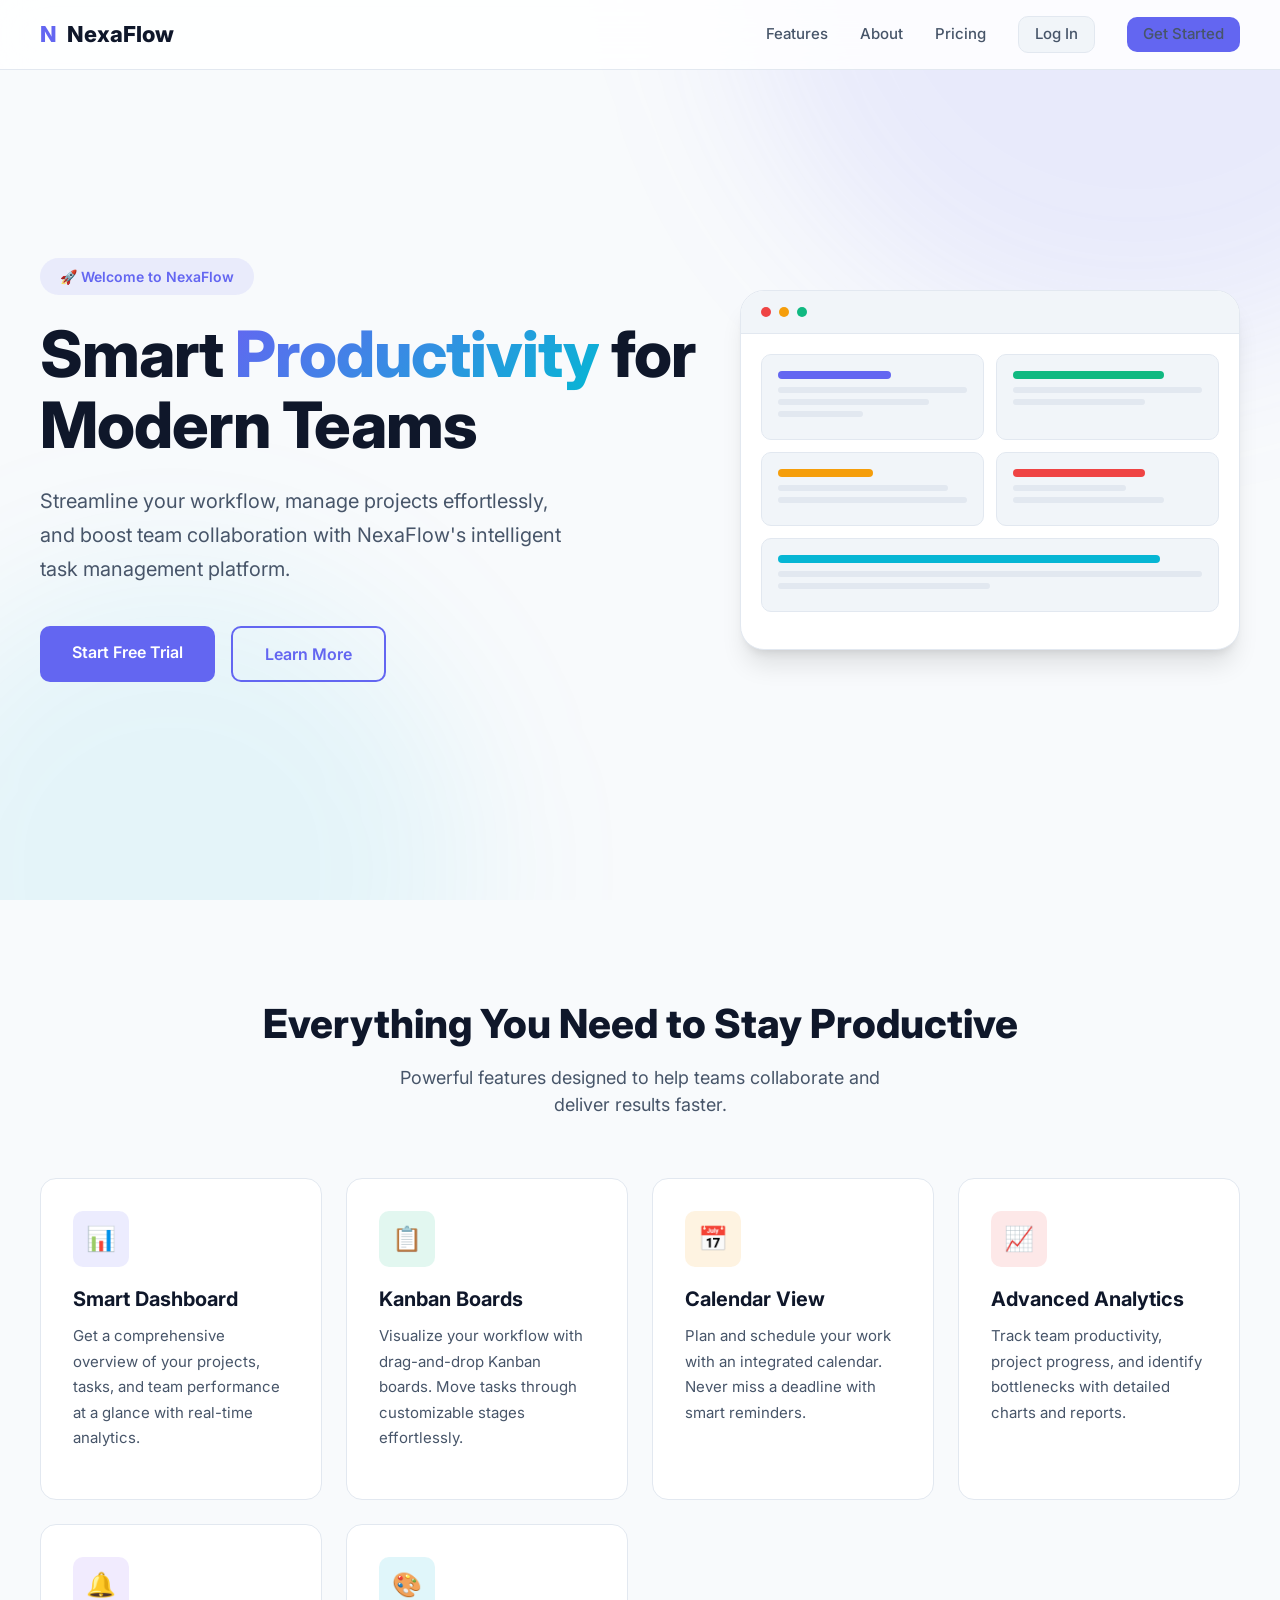
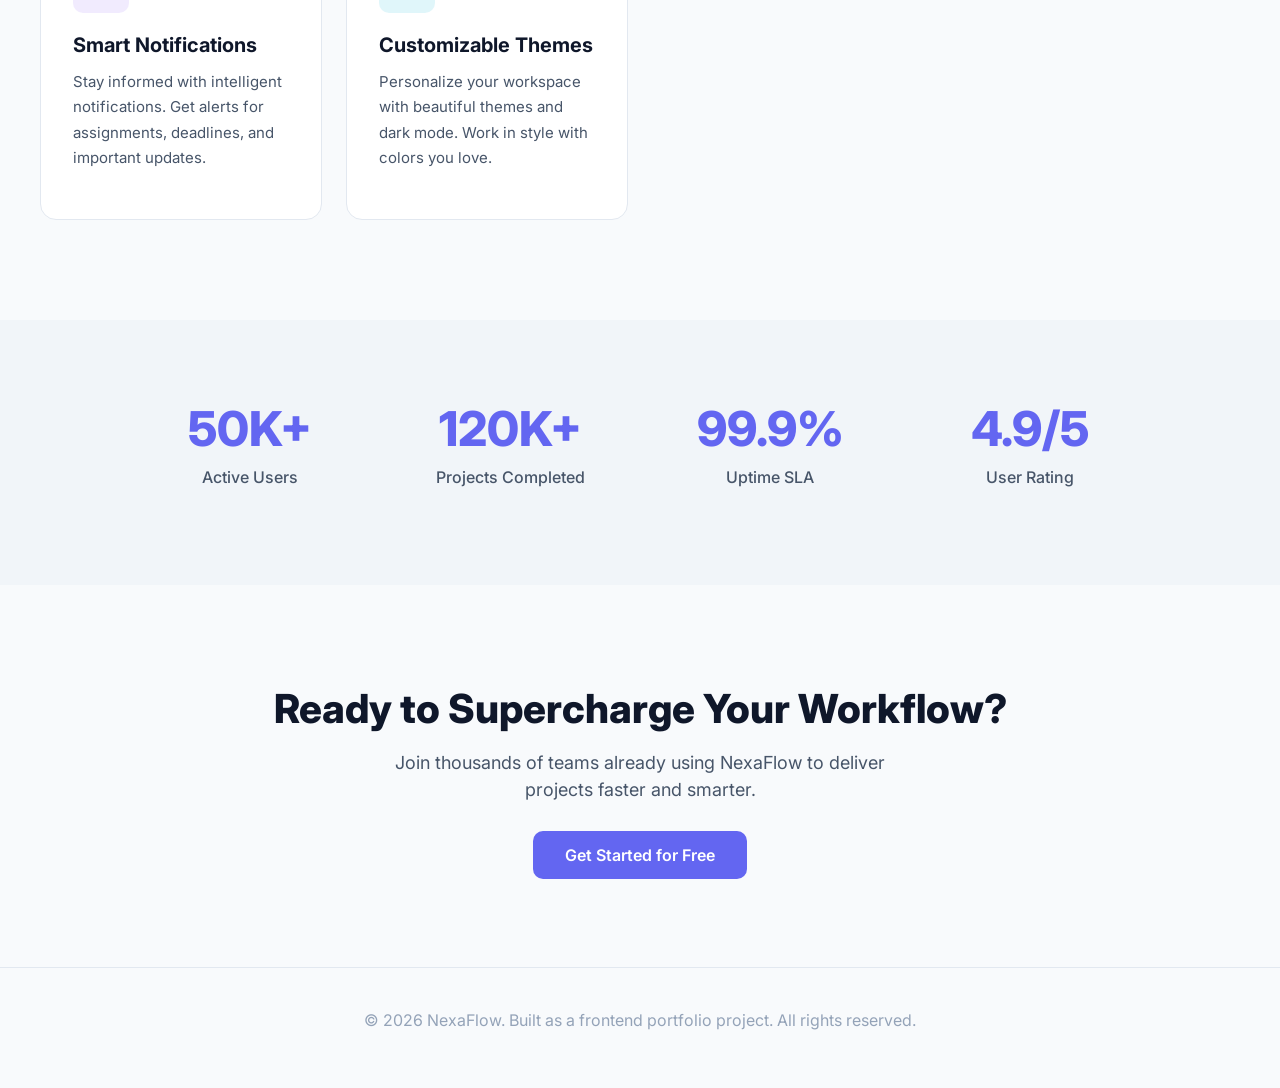
<file: NexaFlow/index.html>
<!DOCTYPE html>
<html lang="en">
<head>
  <meta charset="UTF-8">
  <meta name="viewport" content="width=device-width, initial-scale=1.0">
  <title>NexaFlow - Smart Productivity & Workflow Management</title>
  <link href="https://cdn.jsdelivr.net/npm/bootstrap@5.3.3/dist/css/bootstrap.min.css" rel="stylesheet">
  <link rel="stylesheet" href="css/styles.css">
</head>
<body>

  <nav class="landing-nav">
    <div class="logo">
      <div class="logo-icon">N</div>
      <span>NexaFlow</span>
    </div>
    <div class="nav-links">
      <a href="#features">Features</a>
      <a href="#stats">About</a>
      <a href="#cta">Pricing</a>
      <a href="login.html" class="btn-secondary btn-sm">Log In</a>
      <a href="register.html" class="btn-primary btn-sm">Get Started</a>
    </div>
  </nav>

  <section class="hero-section">
    <div class="hero-content">
      <div class="hero-badge">🚀 Welcome to NexaFlow</div>
      <h1>Smart <span class="gradient-text">Productivity</span> for Modern Teams</h1>
      <p>Streamline your workflow, manage projects effortlessly, and boost team collaboration with NexaFlow's intelligent task management platform.</p>
      <div class="hero-buttons">
        <a href="register.html" class="btn-primary btn-lg">Start Free Trial</a>
        <a href="#features" class="btn-outline btn-lg">Learn More</a>
      </div>
    </div>
    <div class="hero-visual">
      <div class="hero-mockup">
        <div class="mockup-header">
          <div class="dot"></div>
          <div class="dot"></div>
          <div class="dot"></div>
        </div>
        <div class="mockup-body">
          <div class="mock-row">
            <div class="mock-card">
              <div class="mock-bar" style="background:#6366f1;width:60%"></div>
              <div class="mock-line"></div>
              <div class="mock-line" style="width:80%"></div>
              <div class="mock-line" style="width:45%"></div>
            </div>
            <div class="mock-card">
              <div class="mock-bar" style="background:#10b981;width:80%"></div>
              <div class="mock-line"></div>
              <div class="mock-line" style="width:70%"></div>
            </div>
          </div>
          <div class="mock-row">
            <div class="mock-card">
              <div class="mock-bar" style="background:#f59e0b;width:50%"></div>
              <div class="mock-line" style="width:90%"></div>
              <div class="mock-line"></div>
            </div>
            <div class="mock-card">
              <div class="mock-bar" style="background:#ef4444;width:70%"></div>
              <div class="mock-line" style="width:60%"></div>
              <div class="mock-line" style="width:80%"></div>
            </div>
          </div>
          <div class="mock-row">
            <div class="mock-card">
              <div class="mock-bar" style="background:#06b6d4;width:90%"></div>
              <div class="mock-line"></div>
              <div class="mock-line" style="width:50%"></div>
            </div>
          </div>
        </div>
      </div>
    </div>
  </section>

  <section class="features-section" id="features">
    <h2>Everything You Need to <span class="gradient-text">Stay Productive</span></h2>
    <p class="section-subtitle">Powerful features designed to help teams collaborate and deliver results faster.</p>
    <div class="features-grid">
      <div class="feature-card animate-in">
        <div class="feature-icon" style="background:rgba(99,102,241,0.12);color:#6366f1">📊</div>
        <h3>Smart Dashboard</h3>
        <p>Get a comprehensive overview of your projects, tasks, and team performance at a glance with real-time analytics.</p>
      </div>
      <div class="feature-card animate-in">
        <div class="feature-icon" style="background:rgba(16,185,129,0.12);color:#10b981">📋</div>
        <h3>Kanban Boards</h3>
        <p>Visualize your workflow with drag-and-drop Kanban boards. Move tasks through customizable stages effortlessly.</p>
      </div>
      <div class="feature-card animate-in">
        <div class="feature-icon" style="background:rgba(245,158,11,0.12);color:#f59e0b">📅</div>
        <h3>Calendar View</h3>
        <p>Plan and schedule your work with an integrated calendar. Never miss a deadline with smart reminders.</p>
      </div>
      <div class="feature-card animate-in">
        <div class="feature-icon" style="background:rgba(239,68,68,0.12);color:#ef4444">📈</div>
        <h3>Advanced Analytics</h3>
        <p>Track team productivity, project progress, and identify bottlenecks with detailed charts and reports.</p>
      </div>
      <div class="feature-card animate-in">
        <div class="feature-icon" style="background:rgba(139,92,246,0.12);color:#8b5cf6">🔔</div>
        <h3>Smart Notifications</h3>
        <p>Stay informed with intelligent notifications. Get alerts for assignments, deadlines, and important updates.</p>
      </div>
      <div class="feature-card animate-in">
        <div class="feature-icon" style="background:rgba(6,182,212,0.12);color:#06b6d4">🎨</div>
        <h3>Customizable Themes</h3>
        <p>Personalize your workspace with beautiful themes and dark mode. Work in style with colors you love.</p>
      </div>
    </div>
  </section>

  <section class="stats-section" id="stats">
    <div class="stats-grid">
      <div class="stat">
        <h3>50K+</h3>
        <p>Active Users</p>
      </div>
      <div class="stat">
        <h3>120K+</h3>
        <p>Projects Completed</p>
      </div>
      <div class="stat">
        <h3>99.9%</h3>
        <p>Uptime SLA</p>
      </div>
      <div class="stat">
        <h3>4.9/5</h3>
        <p>User Rating</p>
      </div>
    </div>
  </section>

  <section class="cta-section" id="cta">
    <h2>Ready to Supercharge Your Workflow?</h2>
    <p>Join thousands of teams already using NexaFlow to deliver projects faster and smarter.</p>
    <a href="register.html" class="btn-primary btn-lg">Get Started for Free</a>
  </section>

  <footer class="landing-footer">
    <p>© 2026 NexaFlow. Built as a frontend portfolio project. All rights reserved.</p>
  </footer>

  <script src="js/app.js"></script>
  <script src="https://cdn.jsdelivr.net/npm/bootstrap@5.3.3/dist/js/bootstrap.bundle.min.js"></script>
</body>
</html>
</file>
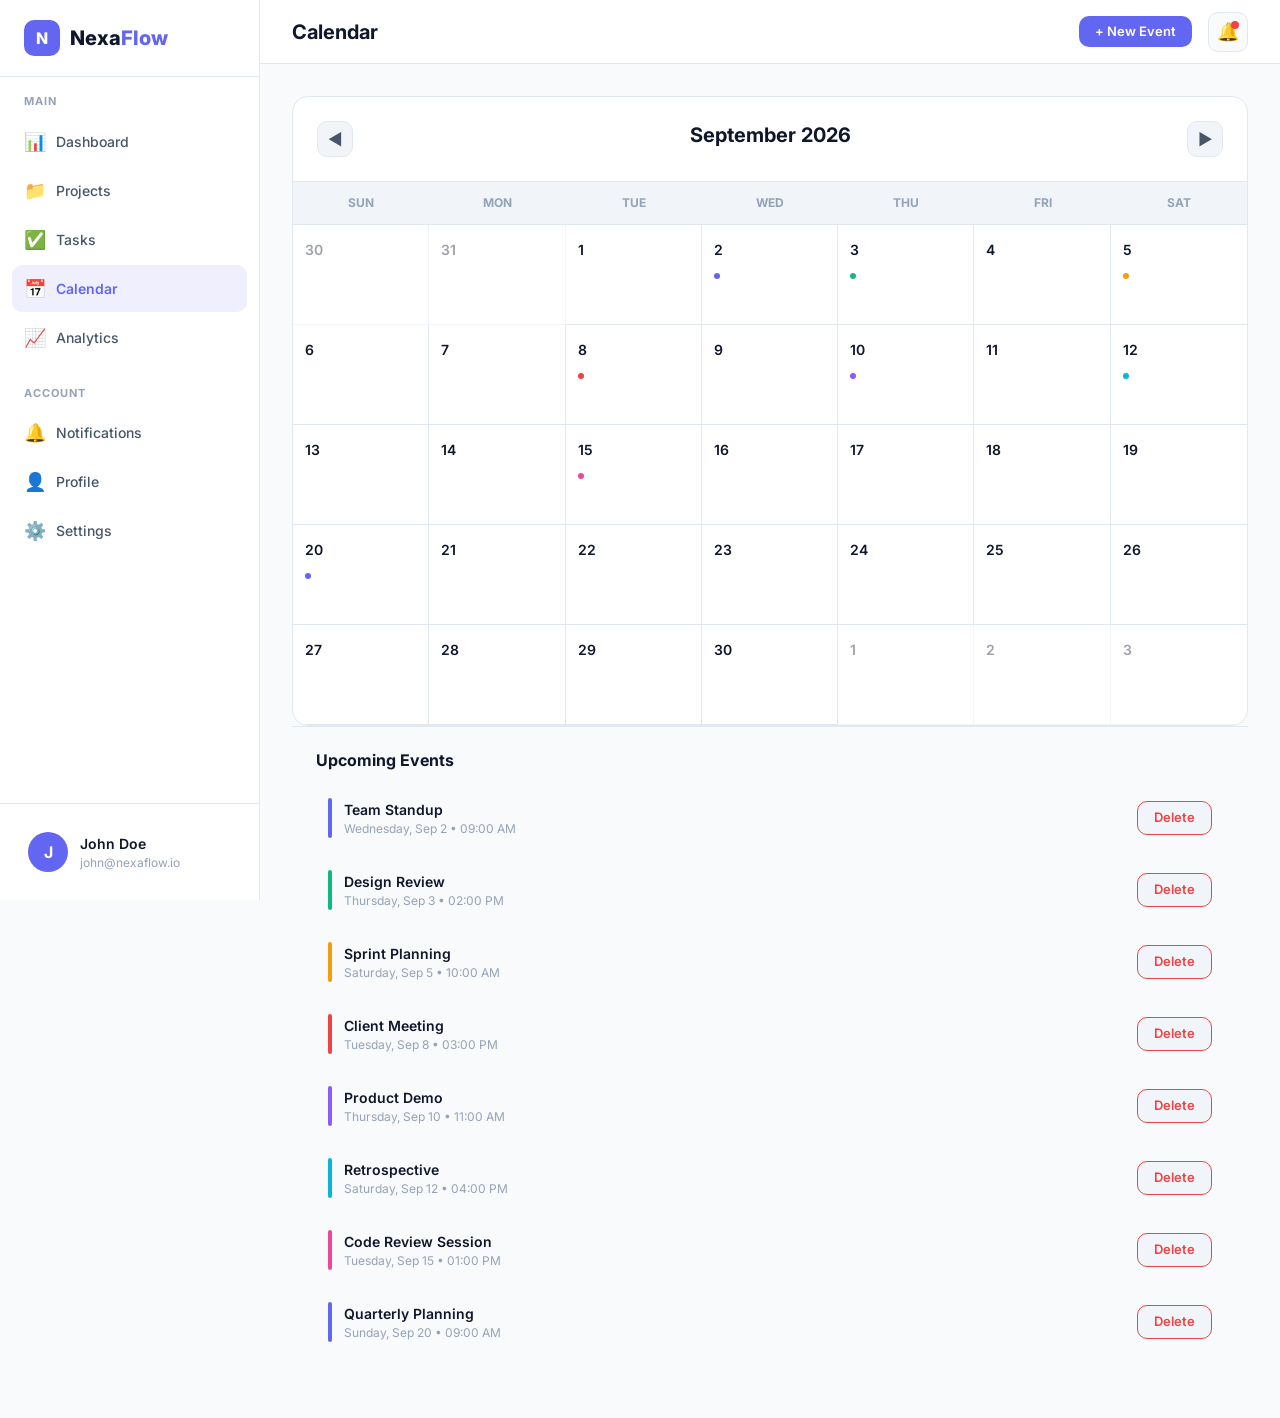
<file: NexaFlow/calendar.html>
<!DOCTYPE html>
<html lang="en">
<head>
  <meta charset="UTF-8">
  <meta name="viewport" content="width=device-width, initial-scale=1.0">
  <title>Calendar - NexaFlow</title>
  <link href="https://cdn.jsdelivr.net/npm/bootstrap@5.3.3/dist/css/bootstrap.min.css" rel="stylesheet">
  <link rel="stylesheet" href="css/styles.css">
</head>
<body data-page="calendar">
  <div class="app-layout">
    <aside class="sidebar" id="sidebar">
      <div class="sidebar-header"><div class="logo-icon">N</div><div class="logo-text">Nexa<span>Flow</span></div></div>
      <nav class="sidebar-nav">
        <div class="nav-section">
          <div class="nav-section-title">Main</div>
          <div class="nav-item"><a href="dashboard.html" class="nav-link" data-page="dashboard"><span class="nav-icon">📊</span> Dashboard</a></div>
          <div class="nav-item"><a href="projects.html" class="nav-link" data-page="projects"><span class="nav-icon">📁</span> Projects</a></div>
          <div class="nav-item"><a href="tasks.html" class="nav-link" data-page="tasks"><span class="nav-icon">✅</span> Tasks</a></div>
          <div class="nav-item"><a href="calendar.html" class="nav-link active" data-page="calendar"><span class="nav-icon">📅</span> Calendar</a></div>
          <div class="nav-item"><a href="analytics.html" class="nav-link" data-page="analytics"><span class="nav-icon">📈</span> Analytics</a></div>
        </div>
        <div class="nav-section">
          <div class="nav-section-title">Account</div>
          <div class="nav-item"><a href="notifications.html" class="nav-link" data-page="notifications"><span class="nav-icon">🔔</span> Notifications <span class="nav-badge notif-badge-count">3</span></a></div>
          <div class="nav-item"><a href="profile.html" class="nav-link" data-page="profile"><span class="nav-icon">👤</span> Profile</a></div>
          <div class="nav-item"><a href="settings.html" class="nav-link" data-page="settings"><span class="nav-icon">⚙️</span> Settings</a></div>
        </div>
      </nav>
      <div class="sidebar-footer">
        <div class="user-card" onclick="location.href='profile.html'">
          <div class="avatar" id="sidebarUserAvatar">J</div>
          <div class="user-info"><div class="user-name" id="sidebarUserName">John Doe</div><div class="user-email" id="sidebarUserEmail">john@nexaflow.io</div></div>
        </div>
      </div>
    </aside>
    <div class="sidebar-overlay" id="sidebarOverlay"></div>

    <main class="main-content">
      <div class="top-bar">
        <button class="menu-toggle" id="menuToggle">☰</button>
        <div class="page-title">Calendar</div>
        <div class="top-bar-actions">
          <button class="btn-primary btn-sm" onclick="openModal('createEventModal')">+ New Event</button>
          <a href="notifications.html" class="icon-btn" style="text-decoration:none;position:relative">🔔<span class="notif-dot"></span></a>
        </div>
      </div>

      <div class="page-content animate-in">
        <div class="calendar-container">
          <div class="calendar-header">
            <div class="calendar-nav">
              <button onclick="changeMonth(-1)">◀</button>
            </div>
            <h3 id="calendarTitle">September 2026</h3>
            <div class="calendar-nav">
              <button onclick="changeMonth(1)">▶</button>
            </div>
          </div>
          <div class="calendar-grid" id="calendarGrid"></div>
        </div>
        <div class="calendar-events">
          <h4>Upcoming Events</h4>
          <div id="eventsList"></div>
        </div>
      </div>
    </main>
  </div>

  <div class="modal-overlay" id="createEventModal">
    <div class="modal">
      <div class="modal-header">
        <h3>Create Event</h3>
        <button class="modal-close" onclick="closeModal('createEventModal')">✕</button>
      </div>
      <form id="createEventForm">
        <div class="form-group">
          <label>Event Title</label>
          <input type="text" class="input-field" id="eventTitle" placeholder="Enter event title" required>
        </div>
        <div style="display:grid;grid-template-columns:1fr 1fr;gap:16px">
          <div class="form-group">
            <label>Date</label>
            <input type="date" class="input-field" id="eventDate" required>
          </div>
          <div class="form-group">
            <label>Time</label>
            <input type="time" class="input-field" id="eventTime">
          </div>
        </div>
        <div class="form-group">
          <label>Color</label>
          <select class="input-field" id="eventColor">
            <option value="#6366f1">Indigo</option>
            <option value="#10b981">Emerald</option>
            <option value="#f59e0b">Amber</option>
            <option value="#ef4444">Red</option>
            <option value="#8b5cf6">Violet</option>
            <option value="#06b6d4">Cyan</option>
          </select>
        </div>
        <button type="submit" class="btn-primary w-100">Create Event</button>
      </form>
    </div>
  </div>

  <div class="toast-container" id="toastContainer"></div>

  <script src="js/app.js"></script>
  <script src="https://cdn.jsdelivr.net/npm/bootstrap@5.3.3/dist/js/bootstrap.bundle.min.js"></script>
  <script>
    let currentDate = new Date(2026, 8, 1);

    function renderCalendar() {
      const year = currentDate.getFullYear();
      const month = currentDate.getMonth();
      const monthNames = ['January','February','March','April','May','June','July','August','September','October','November','December'];
      document.getElementById('calendarTitle').textContent = `${monthNames[month]} ${year}`;

      const firstDay = new Date(year, month, 1).getDay();
      const daysInMonth = new Date(year, month + 1, 0).getDate();
      const daysInPrevMonth = new Date(year, month, 0).getDate();
      const today = new Date();

      const events = APP.getEvents();
      const days = ['Sun','Mon','Tue','Wed','Thu','Fri','Sat'];
      let html = days.map(d => `<div class="day-header">${d}</div>`).join('');

      for (let i = 0; i < firstDay; i++) {
        const d = daysInPrevMonth - firstDay + i + 1;
        html += `<div class="day-cell other-month"><span class="day-number">${d}</span></div>`;
      }

      for (let d = 1; d <= daysInMonth; d++) {
        const dateStr = `${year}-${String(month + 1).padStart(2, '0')}-${String(d).padStart(2, '0')}`;
        const isToday = today.getFullYear() === year && today.getMonth() === month && today.getDate() === d;
        const dayEvents = events.filter(e => e.date === dateStr);
        const eventDots = dayEvents.map(e => `<span class="event-dot" style="background:${e.color}"></span>`).join('');

        html += `<div class="day-cell ${isToday ? 'today' : ''}" onclick="showDayEvents('${dateStr}')">
          <span class="day-number">${d}</span>
          <div>${eventDots}</div>
        </div>`;
      }

      const totalCells = firstDay + daysInMonth;
      const remaining = 7 - (totalCells % 7);
      if (remaining < 7) {
        for (let i = 1; i <= remaining; i++) {
          html += `<div class="day-cell other-month"><span class="day-number">${i}</span></div>`;
        }
      }

      document.getElementById('calendarGrid').innerHTML = html;
      renderEventsList();
    }

    function renderEventsList() {
      const events = APP.getEvents();
      const eventsList = document.getElementById('eventsList');
      eventsList.innerHTML = events.sort((a, b) => new Date(a.date) - new Date(b.date)).map(e => {
        const d = new Date(e.date);
        return `
          <div class="event-item">
            <div class="event-color" style="background:${e.color}"></div>
            <div class="event-details">
              <div class="event-title">${e.title}</div>
              <div class="event-time">${d.toLocaleDateString('en-US', { weekday: 'long', month: 'short', day: 'numeric' })} • ${e.time || 'All day'}</div>
            </div>
            <button class="btn-secondary btn-sm" onclick="deleteEvent(${e.id})" style="color:var(--danger);border-color:var(--danger)">Delete</button>
          </div>
        `;
      }).join('');
    }

    function showDayEvents(dateStr) {
      const events = APP.getEvents().filter(e => e.date === dateStr);
      if (events.length === 0) {
        showToast('No events on this day', 'info');
      } else {
        showToast(`${events.length} event(s) on this day: ${events.map(e => e.title).join(', ')}`, 'info');
      }
    }

    function changeMonth(delta) {
      currentDate.setMonth(currentDate.getMonth() + delta);
      renderCalendar();
    }

    function deleteEvent(id) {
      let events = APP.getEvents();
      events = events.filter(e => e.id !== id);
      APP.saveEvents(events);
      renderCalendar();
      showToast('Event deleted', 'success');
    }

    document.getElementById('createEventForm').addEventListener('submit', function(e) {
      e.preventDefault();
      const events = APP.getEvents();
      const timeInput = document.getElementById('eventTime').value;
      const timeStr = timeInput ? new Date('1970-01-01T' + timeInput).toLocaleTimeString('en-US', { hour: 'numeric', minute: '2-digit', hour12: true }) : '';
      events.push({
        id: Date.now(),
        title: document.getElementById('eventTitle').value.trim(),
        date: document.getElementById('eventDate').value,
        time: timeStr || 'All day',
        color: document.getElementById('eventColor').value
      });
      APP.saveEvents(events);
      renderCalendar();
      closeModal('createEventModal');
      this.reset();
      showToast('Event created successfully!', 'success');
    });

    function openModal(id) { document.getElementById(id).classList.add('active'); }
    function closeModal(id) { document.getElementById(id).classList.remove('active'); }

    renderCalendar();
  </script>
</body>
</html>
</file>
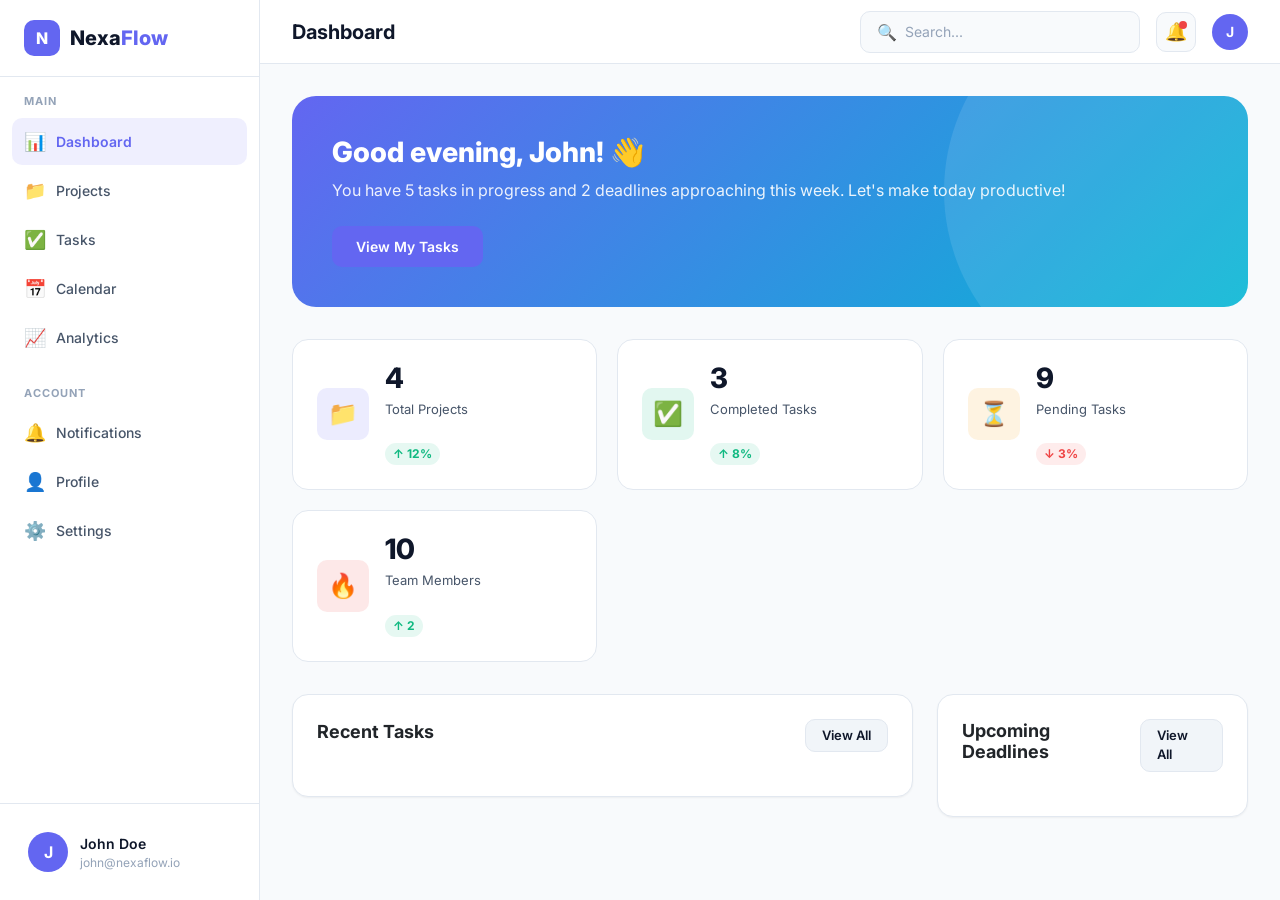
<file: NexaFlow/dashboard.html>
<!DOCTYPE html>
<html lang="en">
<head>
  <meta charset="UTF-8">
  <meta name="viewport" content="width=device-width, initial-scale=1.0">
  <title>Dashboard - NexaFlow</title>
  <link href="https://cdn.jsdelivr.net/npm/bootstrap@5.3.3/dist/css/bootstrap.min.css" rel="stylesheet">
  <link rel="stylesheet" href="css/styles.css">
</head>
<body data-page="dashboard">
  <div class="app-layout">

    <aside class="sidebar" id="sidebar">
      <div class="sidebar-header">
        <div class="logo-icon">N</div>
        <div class="logo-text">Nexa<span>Flow</span></div>
      </div>
      <nav class="sidebar-nav">
        <div class="nav-section">
          <div class="nav-section-title">Main</div>
          <div class="nav-item"><a href="dashboard.html" class="nav-link active" data-page="dashboard"><span class="nav-icon">📊</span> Dashboard</a></div>
          <div class="nav-item"><a href="projects.html" class="nav-link" data-page="projects"><span class="nav-icon">📁</span> Projects</a></div>
          <div class="nav-item"><a href="tasks.html" class="nav-link" data-page="tasks"><span class="nav-icon">✅</span> Tasks</a></div>
          <div class="nav-item"><a href="calendar.html" class="nav-link" data-page="calendar"><span class="nav-icon">📅</span> Calendar</a></div>
          <div class="nav-item"><a href="analytics.html" class="nav-link" data-page="analytics"><span class="nav-icon">📈</span> Analytics</a></div>
        </div>
        <div class="nav-section">
          <div class="nav-section-title">Account</div>
          <div class="nav-item"><a href="notifications.html" class="nav-link" data-page="notifications"><span class="nav-icon">🔔</span> Notifications <span class="nav-badge notif-badge-count">3</span></a></div>
          <div class="nav-item"><a href="profile.html" class="nav-link" data-page="profile"><span class="nav-icon">👤</span> Profile</a></div>
          <div class="nav-item"><a href="settings.html" class="nav-link" data-page="settings"><span class="nav-icon">⚙️</span> Settings</a></div>
        </div>
      </nav>
      <div class="sidebar-footer">
        <div class="user-card" onclick="location.href='profile.html'">
          <div class="avatar" id="sidebarUserAvatar">J</div>
          <div class="user-info">
            <div class="user-name" id="sidebarUserName">John Doe</div>
            <div class="user-email" id="sidebarUserEmail">john@nexaflow.io</div>
          </div>
        </div>
      </div>
    </aside>

    <div class="sidebar-overlay" id="sidebarOverlay"></div>

    <main class="main-content">
      <div class="top-bar">
        <button class="menu-toggle" id="menuToggle">☰</button>
        <div class="page-title">Dashboard</div>
        <div class="top-bar-actions">
          <div class="search-box">
            <span class="search-icon">🔍</span>
            <input type="text" placeholder="Search..." id="globalSearch">
          </div>
          <a href="notifications.html" class="icon-btn" style="text-decoration:none;position:relative">
            🔔
            <span class="notif-dot"></span>
          </a>
          <div class="avatar" style="width:36px;height:36px;font-size:14px;cursor:pointer" onclick="location.href='profile.html'" id="topBarAvatar">J</div>
        </div>
      </div>

      <div class="page-content animate-in">
        <div class="welcome-banner">
          <h2 id="welcomeMsg">Good morning, John! 👋</h2>
          <p>You have 5 tasks in progress and 2 deadlines approaching this week. Let's make today productive!</p>
          <a href="tasks.html" class="btn-primary" style="display:inline-block">View My Tasks</a>
        </div>

        <div class="stats-cards">
          <div class="stat-card">
            <div class="stat-icon" style="background:rgba(99,102,241,0.12);color:#6366f1">📁</div>
            <div class="stat-info">
              <h4 id="totalProjects">4</h4>
              <p>Total Projects</p>
              <span class="stat-trend up">↑ 12%</span>
            </div>
          </div>
          <div class="stat-card">
            <div class="stat-icon" style="background:rgba(16,185,129,0.12);color:#10b981">✅</div>
            <div class="stat-info">
              <h4 id="completedTasks">4</h4>
              <p>Completed Tasks</p>
              <span class="stat-trend up">↑ 8%</span>
            </div>
          </div>
          <div class="stat-card">
            <div class="stat-icon" style="background:rgba(245,158,11,0.12);color:#f59e0b">⏳</div>
            <div class="stat-info">
              <h4 id="pendingTasks">8</h4>
              <p>Pending Tasks</p>
              <span class="stat-trend down">↓ 3%</span>
            </div>
          </div>
          <div class="stat-card">
            <div class="stat-icon" style="background:rgba(239,68,68,0.12);color:#ef4444">🔥</div>
            <div class="stat-info">
              <h4 id="teamMembers">10</h4>
              <p>Team Members</p>
              <span class="stat-trend up">↑ 2</span>
            </div>
          </div>
        </div>

        <div class="dashboard-grid">
          <div class="recent-tasks">
            <div class="card">
              <div class="section-header">
                <h3>Recent Tasks</h3>
                <a href="tasks.html" class="btn-secondary btn-sm">View All</a>
              </div>
              <div id="recentTasksList"></div>
            </div>
          </div>
          <div class="upcoming-deadlines">
            <div class="card">
              <div class="section-header">
                <h3>Upcoming Deadlines</h3>
                <a href="calendar.html" class="btn-secondary btn-sm">View All</a>
              </div>
              <div id="deadlinesList"></div>
            </div>
          </div>
        </div>
      </div>
    </main>
  </div>

  <div class="toast-container" id="toastContainer"></div>

  <script src="js/app.js"></script>
  <script src="https://cdn.jsdelivr.net/npm/bootstrap@5.3.3/dist/js/bootstrap.bundle.min.js"></script>
  <script>
    function initDashboard() {
      const profile = APP.getProfile();
      const hour = new Date().getHours();
      const greeting = hour < 12 ? 'Good morning' : hour < 18 ? 'Good afternoon' : 'Good evening';
      document.getElementById('welcomeMsg').textContent = `${greeting}, ${profile.name.split(' ')[0]}! 👋`;
      document.getElementById('topBarAvatar').textContent = profile.name.charAt(0).toUpperCase();

      const tasks = APP.getTasks();
      const projects = APP.getProjects();
      document.getElementById('totalProjects').textContent = projects.length;
      document.getElementById('completedTasks').textContent = tasks.filter(t => t.status === 'done').length;
      document.getElementById('pendingTasks').textContent = tasks.filter(t => t.status !== 'done').length;
      document.getElementById('teamMembers').textContent = tasks.reduce((acc, t) => acc + (acc.includes(t.assignee) ? 0 : 1), 0);

      const recentTasks = tasks.filter(t => t.status !== 'done').slice(0, 5);
      const tasksList = document.getElementById('recentTasksList');
      tasksList.innerHTML = recentTasks.map(task => `
        <div class="task-item">
          <div class="task-check ${task.status === 'done' ? 'checked' : ''}" onclick="this.classList.toggle('checked')">
            ${task.status === 'done' ? '✓' : ''}
          </div>
          <div class="task-details">
            <div class="task-title">${task.title}</div>
            <div class="task-meta">${task.tag} • ${task.date}</div>
          </div>
          <span class="badge badge-${task.priority === 'high' ? 'danger' : task.priority === 'medium' ? 'warning' : 'info'}">${task.priority}</span>
        </div>
      `).join('');

      const events = APP.getEvents().slice(0, 4);
      const deadlinesList = document.getElementById('deadlinesList');
      deadlinesList.innerHTML = events.map(event => {
        const d = new Date(event.date);
        const day = d.getDate();
        const month = d.toLocaleString('en', { month: 'short' });
        return `
        <div class="deadline-item">
          <div class="deadline-date">
            <span class="day">${day}</span>
            <span class="month">${month}</span>
          </div>
          <div class="deadline-info">
            <div class="deadline-title">${event.title}</div>
            <div class="deadline-project">${event.time}</div>
          </div>
        </div>
      `;
      }).join('');
    }
    initDashboard();
  </script>
</body>
</html>
</file>
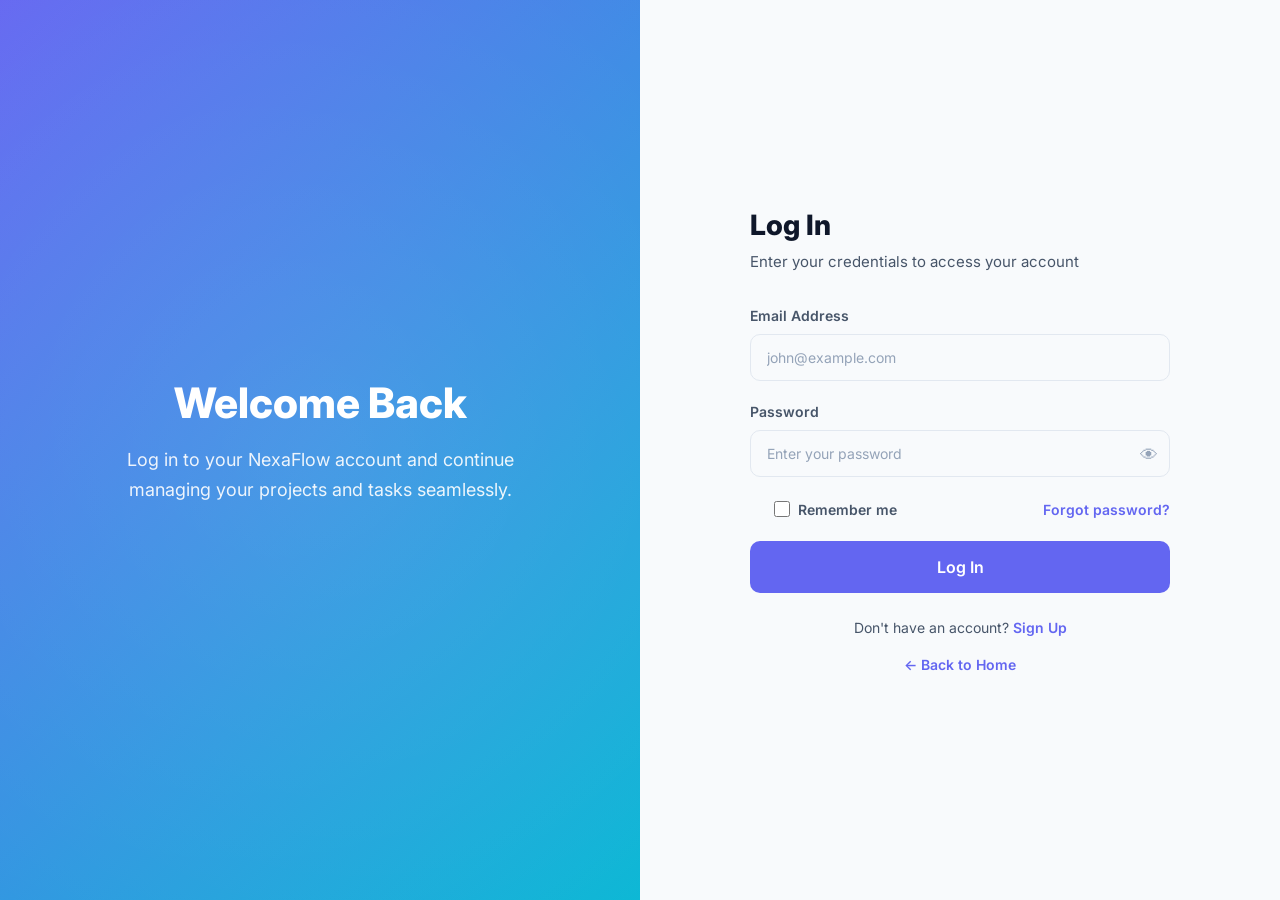
<file: NexaFlow/login.html>
<!DOCTYPE html>
<html lang="en">
<head>
  <meta charset="UTF-8">
  <meta name="viewport" content="width=device-width, initial-scale=1.0">
  <title>Login - NexaFlow</title>
  <link href="https://cdn.jsdelivr.net/npm/bootstrap@5.3.3/dist/css/bootstrap.min.css" rel="stylesheet">
  <link rel="stylesheet" href="css/styles.css">
</head>
<body>

  <div class="auth-container">
    <div class="auth-left">
      <h1>Welcome Back</h1>
      <p>Log in to your NexaFlow account and continue managing your projects and tasks seamlessly.</p>
    </div>
    <div class="auth-right">
      <div class="auth-form">
        <h2>Log In</h2>
        <p class="auth-subtitle">Enter your credentials to access your account</p>

        <form id="loginForm">
          <div class="form-group">
            <label>Email Address</label>
            <input type="email" class="input-field" id="loginEmail" placeholder="john@example.com" required>
          </div>

          <div class="form-group">
            <label>Password</label>
            <div class="password-toggle">
              <input type="password" class="input-field" id="loginPassword" placeholder="Enter your password" required>
              <button type="button" onclick="togglePassword('loginPassword', this)">👁</button>
            </div>
          </div>

          <div class="form-check">
            <input type="checkbox" id="rememberMe">
            <label for="rememberMe" style="margin:0;font-size:14px;color:var(--text-secondary)">Remember me</label>
            <a href="#" style="margin-left:auto;font-size:14px;color:var(--primary);font-weight:600">Forgot password?</a>
          </div>

          <button type="submit" class="btn-primary w-100" style="padding:14px;font-size:16px">Log In</button>
        </form>

        <p class="auth-link" style="margin-top:24px">Don't have an account? <a href="register.html">Sign Up</a></p>
        <p class="auth-link" style="margin-top:12px"><a href="index.html">← Back to Home</a></p>
      </div>
    </div>
  </div>

  <div class="toast-container" id="toastContainer"></div>

  <script src="js/app.js"></script>
  <script src="https://cdn.jsdelivr.net/npm/bootstrap@5.3.3/dist/js/bootstrap.bundle.min.js"></script>
  <script>
    document.getElementById('loginForm').addEventListener('submit', function(e) {
      e.preventDefault();
      const email = document.getElementById('loginEmail').value.trim();
      const password = document.getElementById('loginPassword').value;

      if (!email || !password) {
        showToast('Please fill in all fields', 'error');
        return;
      }

      const users = JSON.parse(localStorage.getItem('nexaflow_users') || '[]');
      const user = users.find(u => u.email === email && u.password === password);

      if (user) {
        APP.saveUser({ name: user.name, email: user.email });
        showToast('Login successful! Redirecting...', 'success');
        setTimeout(() => window.location.href = 'dashboard.html', 1000);
      } else {
        if (users.length === 0 || !users.find(u => u.email === email)) {
          showToast('No account found. Please register first.', 'error');
        } else {
          showToast('Incorrect password. Try again.', 'error');
        }
      }
    });

    function togglePassword(id, btn) {
      const input = document.getElementById(id);
      if (input.type === 'password') {
        input.type = 'text';
        btn.textContent = '🙈';
      } else {
        input.type = 'password';
        btn.textContent = '👁';
      }
    }

    if (localStorage.getItem('nexaflow_user')) {
      window.location.href = 'dashboard.html';
    }
  </script>
</body>
</html>
</file>
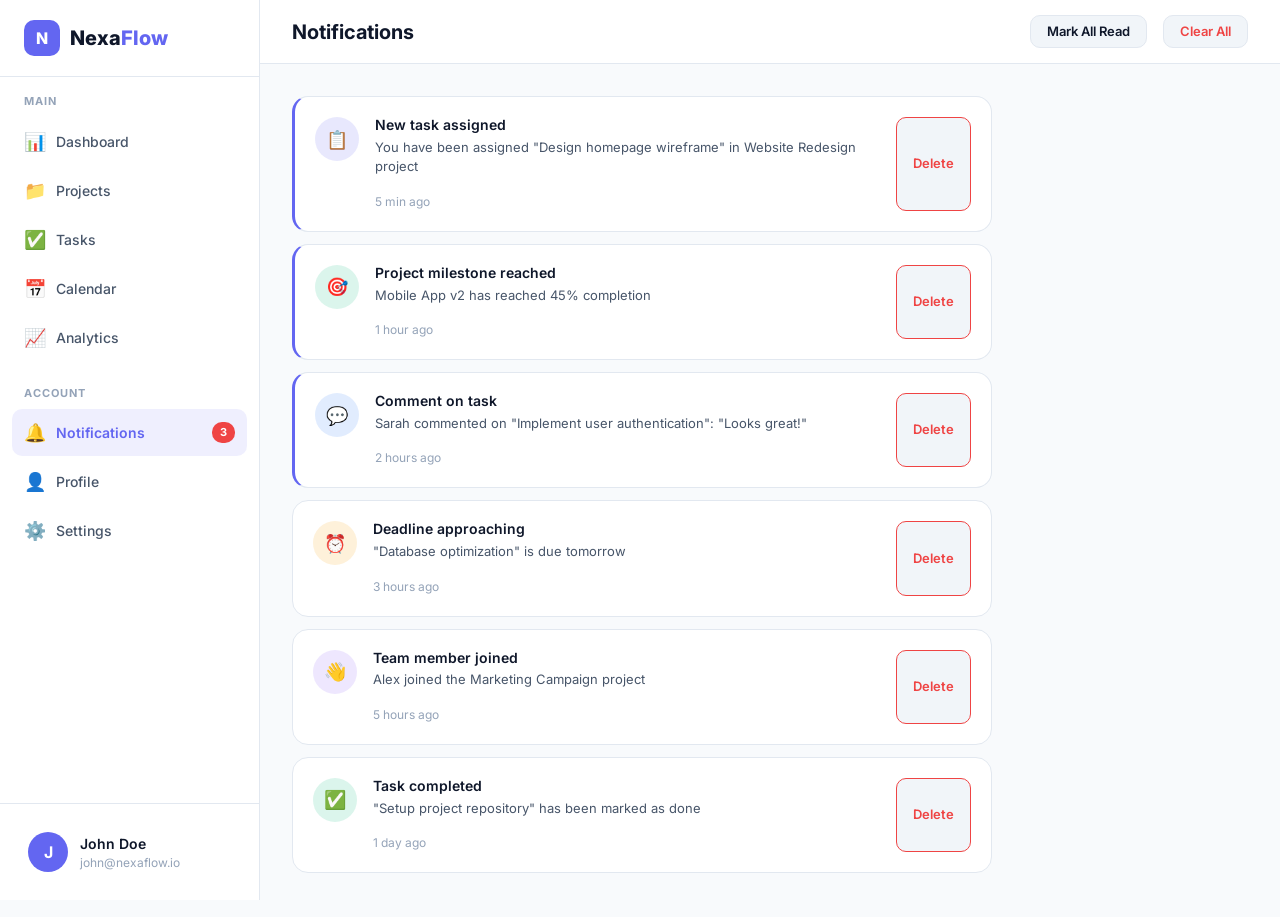
<file: NexaFlow/notifications.html>
<!DOCTYPE html>
<html lang="en">
<head>
  <meta charset="UTF-8">
  <meta name="viewport" content="width=device-width, initial-scale=1.0">
  <title>Notifications - NexaFlow</title>
  <link href="https://cdn.jsdelivr.net/npm/bootstrap@5.3.3/dist/css/bootstrap.min.css" rel="stylesheet">
  <link rel="stylesheet" href="css/styles.css">
</head>
<body data-page="notifications">
  <div class="app-layout">
    <aside class="sidebar" id="sidebar">
      <div class="sidebar-header"><div class="logo-icon">N</div><div class="logo-text">Nexa<span>Flow</span></div></div>
      <nav class="sidebar-nav">
        <div class="nav-section">
          <div class="nav-section-title">Main</div>
          <div class="nav-item"><a href="dashboard.html" class="nav-link" data-page="dashboard"><span class="nav-icon">📊</span> Dashboard</a></div>
          <div class="nav-item"><a href="projects.html" class="nav-link" data-page="projects"><span class="nav-icon">📁</span> Projects</a></div>
          <div class="nav-item"><a href="tasks.html" class="nav-link" data-page="tasks"><span class="nav-icon">✅</span> Tasks</a></div>
          <div class="nav-item"><a href="calendar.html" class="nav-link" data-page="calendar"><span class="nav-icon">📅</span> Calendar</a></div>
          <div class="nav-item"><a href="analytics.html" class="nav-link" data-page="analytics"><span class="nav-icon">📈</span> Analytics</a></div>
        </div>
        <div class="nav-section">
          <div class="nav-section-title">Account</div>
          <div class="nav-item"><a href="notifications.html" class="nav-link active" data-page="notifications"><span class="nav-icon">🔔</span> Notifications <span class="nav-badge notif-badge-count">3</span></a></div>
          <div class="nav-item"><a href="profile.html" class="nav-link" data-page="profile"><span class="nav-icon">👤</span> Profile</a></div>
          <div class="nav-item"><a href="settings.html" class="nav-link" data-page="settings"><span class="nav-icon">⚙️</span> Settings</a></div>
        </div>
      </nav>
      <div class="sidebar-footer">
        <div class="user-card" onclick="location.href='profile.html'">
          <div class="avatar" id="sidebarUserAvatar">J</div>
          <div class="user-info"><div class="user-name" id="sidebarUserName">John Doe</div><div class="user-email" id="sidebarUserEmail">john@nexaflow.io</div></div>
        </div>
      </div>
    </aside>
    <div class="sidebar-overlay" id="sidebarOverlay"></div>

    <main class="main-content">
      <div class="top-bar">
        <button class="menu-toggle" id="menuToggle">☰</button>
        <div class="page-title">Notifications</div>
        <div class="top-bar-actions">
          <button class="btn-secondary btn-sm" onclick="markAllRead()">Mark All Read</button>
          <button class="btn-secondary btn-sm" onclick="clearAllNotifications()" style="color:var(--danger)">Clear All</button>
        </div>
      </div>

      <div class="page-content animate-in">
        <div class="notifications-list" id="notificationsList"></div>
      </div>
    </main>
  </div>

  <div class="toast-container" id="toastContainer"></div>

  <script src="js/app.js"></script>
  <script src="https://cdn.jsdelivr.net/npm/bootstrap@5.3.3/dist/js/bootstrap.bundle.min.js"></script>
  <script>
    function renderNotifications() {
      const notifs = APP.getNotifications();
      const list = document.getElementById('notificationsList');

      if (notifs.length === 0) {
        list.innerHTML = '<div class="empty-state"><div class="empty-icon">🔔</div><h3>No Notifications</h3><p>You\'re all caught up! Check back later for updates.</p></div>';
        return;
      }

      list.innerHTML = notifs.map(n => `
        <div class="notification-item ${n.read ? '' : 'unread'}" onclick="markRead(${n.id})">
          <div class="notif-icon" style="background:${n.iconBg};color:${n.iconColor}">${n.icon}</div>
          <div class="notif-content">
            <h4>${n.title}</h4>
            <p>${n.message}</p>
            <div class="notif-time">${n.time}</div>
          </div>
          <button class="btn-secondary btn-sm" onclick="event.stopPropagation();deleteNotification(${n.id})" style="color:var(--danger);border-color:var(--danger);flex-shrink:0">Delete</button>
        </div>
      `).join('');
    }

    function markRead(id) {
      let notifs = APP.getNotifications();
      const n = notifs.find(x => x.id === id);
      if (n) { n.read = true; APP.saveNotifications(notifs); renderNotifications(); }
    }

    function markAllRead() {
      let notifs = APP.getNotifications();
      notifs.forEach(n => n.read = true);
      APP.saveNotifications(notifs);
      renderNotifications();
      showToast('All notifications marked as read', 'success');
    }

    function deleteNotification(id) {
      let notifs = APP.getNotifications();
      notifs = notifs.filter(n => n.id !== id);
      APP.saveNotifications(notifs);
      renderNotifications();
      showToast('Notification deleted', 'success');
    }

    function clearAllNotifications() {
      if (!confirm('Clear all notifications?')) return;
      APP.saveNotifications([]);
      renderNotifications();
      showToast('All notifications cleared', 'success');
    }

    renderNotifications();
  </script>
</body>
</html>
</file>
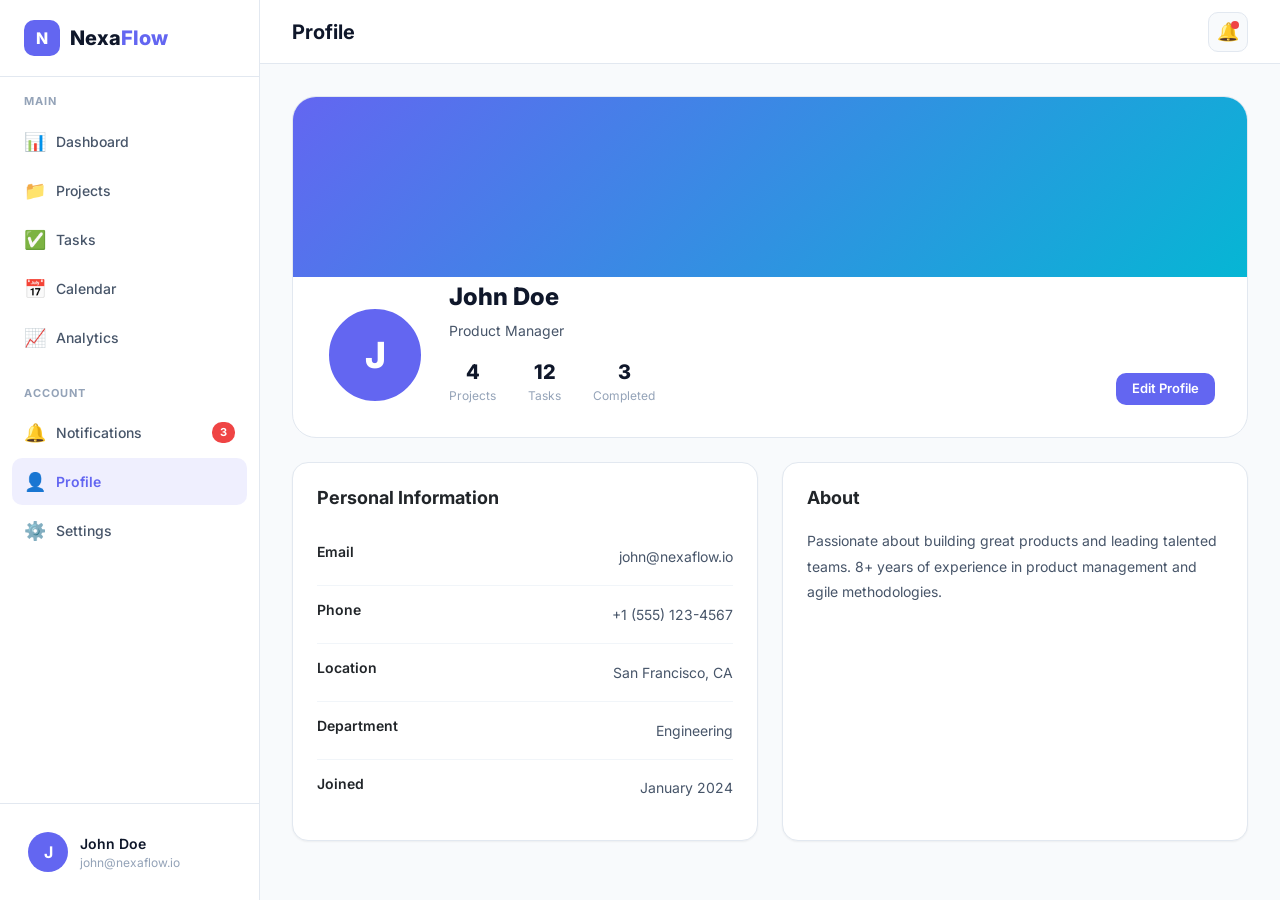
<file: NexaFlow/profile.html>
<!DOCTYPE html>
<html lang="en">
<head>
  <meta charset="UTF-8">
  <meta name="viewport" content="width=device-width, initial-scale=1.0">
  <title>Profile - NexaFlow</title>
  <link href="https://cdn.jsdelivr.net/npm/bootstrap@5.3.3/dist/css/bootstrap.min.css" rel="stylesheet">
  <link rel="stylesheet" href="css/styles.css">
</head>
<body data-page="profile">
  <div class="app-layout">
    <aside class="sidebar" id="sidebar">
      <div class="sidebar-header"><div class="logo-icon">N</div><div class="logo-text">Nexa<span>Flow</span></div></div>
      <nav class="sidebar-nav">
        <div class="nav-section">
          <div class="nav-section-title">Main</div>
          <div class="nav-item"><a href="dashboard.html" class="nav-link" data-page="dashboard"><span class="nav-icon">📊</span> Dashboard</a></div>
          <div class="nav-item"><a href="projects.html" class="nav-link" data-page="projects"><span class="nav-icon">📁</span> Projects</a></div>
          <div class="nav-item"><a href="tasks.html" class="nav-link" data-page="tasks"><span class="nav-icon">✅</span> Tasks</a></div>
          <div class="nav-item"><a href="calendar.html" class="nav-link" data-page="calendar"><span class="nav-icon">📅</span> Calendar</a></div>
          <div class="nav-item"><a href="analytics.html" class="nav-link" data-page="analytics"><span class="nav-icon">📈</span> Analytics</a></div>
        </div>
        <div class="nav-section">
          <div class="nav-section-title">Account</div>
          <div class="nav-item"><a href="notifications.html" class="nav-link" data-page="notifications"><span class="nav-icon">🔔</span> Notifications <span class="nav-badge notif-badge-count">3</span></a></div>
          <div class="nav-item"><a href="profile.html" class="nav-link active" data-page="profile"><span class="nav-icon">👤</span> Profile</a></div>
          <div class="nav-item"><a href="settings.html" class="nav-link" data-page="settings"><span class="nav-icon">⚙️</span> Settings</a></div>
        </div>
      </nav>
      <div class="sidebar-footer">
        <div class="user-card" onclick="location.href='profile.html'">
          <div class="avatar" id="sidebarUserAvatar">J</div>
          <div class="user-info"><div class="user-name" id="sidebarUserName">John Doe</div><div class="user-email" id="sidebarUserEmail">john@nexaflow.io</div></div>
        </div>
      </div>
    </aside>
    <div class="sidebar-overlay" id="sidebarOverlay"></div>

    <main class="main-content">
      <div class="top-bar">
        <button class="menu-toggle" id="menuToggle">☰</button>
        <div class="page-title">Profile</div>
        <div class="top-bar-actions">
          <a href="notifications.html" class="icon-btn" style="text-decoration:none;position:relative">🔔<span class="notif-dot"></span></a>
        </div>
      </div>

      <div class="page-content animate-in">
        <div class="profile-header-card">
          <div class="profile-cover"></div>
          <div class="profile-info-section">
            <div class="profile-avatar" id="profileAvatar">J</div>
            <div class="profile-details">
              <h2 id="profileName">John Doe</h2>
              <p id="profileRole">Product Manager</p>
              <div class="profile-stats-row">
                <div class="p-stat"><div class="p-stat-num" id="profileProjects">4</div><div class="p-stat-label">Projects</div></div>
                <div class="p-stat"><div class="p-stat-num" id="profileTasks">12</div><div class="p-stat-label">Tasks</div></div>
                <div class="p-stat"><div class="p-stat-num" id="profileCompleted">4</div><div class="p-stat-label">Completed</div></div>
              </div>
            </div>
            <button class="btn-primary btn-sm" onclick="openModal('editProfileModal')">Edit Profile</button>
          </div>
        </div>

        <div class="profile-grid">
          <div class="card">
            <h3 style="margin-bottom:20px;font-size:18px;font-weight:700">Personal Information</h3>
            <div class="setting-item">
              <div class="setting-label"><h4>Email</h4></div>
              <span id="profileEmail" style="font-size:14px;color:var(--text-secondary)">john@nexaflow.io</span>
            </div>
            <div class="setting-item">
              <div class="setting-label"><h4>Phone</h4></div>
              <span id="profilePhone" style="font-size:14px;color:var(--text-secondary)">+1 (555) 123-4567</span>
            </div>
            <div class="setting-item">
              <div class="setting-label"><h4>Location</h4></div>
              <span id="profileLocation" style="font-size:14px;color:var(--text-secondary)">San Francisco, CA</span>
            </div>
            <div class="setting-item">
              <div class="setting-label"><h4>Department</h4></div>
              <span id="profileDepartment" style="font-size:14px;color:var(--text-secondary)">Engineering</span>
            </div>
            <div class="setting-item">
              <div class="setting-label"><h4>Joined</h4></div>
              <span id="profileJoined" style="font-size:14px;color:var(--text-secondary)">January 2024</span>
            </div>
          </div>
          <div class="card">
            <h3 style="margin-bottom:20px;font-size:18px;font-weight:700">About</h3>
            <p id="profileBio" style="color:var(--text-secondary);line-height:1.8;font-size:14px">Passionate about building great products and leading talented teams.</p>
          </div>
        </div>
      </div>
    </main>
  </div>

  <div class="modal-overlay" id="editProfileModal">
    <div class="modal">
      <div class="modal-header">
        <h3>Edit Profile</h3>
        <button class="modal-close" onclick="closeModal('editProfileModal')">✕</button>
      </div>
      <form id="editProfileForm">
        <div class="form-group">
          <label>Full Name</label>
          <input type="text" class="input-field" id="editName" required>
        </div>
        <div style="display:grid;grid-template-columns:1fr 1fr;gap:16px">
          <div class="form-group">
            <label>Email</label>
            <input type="email" class="input-field" id="editEmail" required>
          </div>
          <div class="form-group">
            <label>Phone</label>
            <input type="text" class="input-field" id="editPhone">
          </div>
        </div>
        <div style="display:grid;grid-template-columns:1fr 1fr;gap:16px">
          <div class="form-group">
            <label>Role</label>
            <input type="text" class="input-field" id="editRole">
          </div>
          <div class="form-group">
            <label>Department</label>
            <input type="text" class="input-field" id="editDept">
          </div>
        </div>
        <div class="form-group">
          <label>Location</label>
          <input type="text" class="input-field" id="editLocation">
        </div>
        <div class="form-group">
          <label>Bio</label>
          <input type="text" class="input-field" id="editBio" placeholder="A short bio about yourself">
        </div>
        <button type="submit" class="btn-primary w-100">Save Changes</button>
      </form>
    </div>
  </div>

  <div class="toast-container" id="toastContainer"></div>

  <script src="js/app.js"></script>
  <script src="https://cdn.jsdelivr.net/npm/bootstrap@5.3.3/dist/js/bootstrap.bundle.min.js"></script>
  <script>
    function loadProfile() {
      const profile = APP.getProfile();
      document.getElementById('profileAvatar').textContent = profile.name.charAt(0).toUpperCase();
      document.getElementById('profileName').textContent = profile.name;
      document.getElementById('profileRole').textContent = profile.role;
      document.getElementById('profileEmail').textContent = profile.email;
      document.getElementById('profilePhone').textContent = profile.phone;
      document.getElementById('profileLocation').textContent = profile.location;
      document.getElementById('profileDepartment').textContent = profile.department;
      document.getElementById('profileJoined').textContent = profile.joined;
      document.getElementById('profileBio').textContent = profile.bio;
      document.getElementById('sidebarUserAvatar').textContent = profile.name.charAt(0).toUpperCase();

      const tasks = APP.getTasks();
      const projects = APP.getProjects();
      document.getElementById('profileProjects').textContent = projects.length;
      document.getElementById('profileTasks').textContent = tasks.length;
      document.getElementById('profileCompleted').textContent = tasks.filter(t => t.status === 'done').length;
    }

    document.getElementById('editProfileForm').addEventListener('submit', function(e) {
      e.preventDefault();
      const profile = APP.getProfile();
      profile.name = document.getElementById('editName').value.trim();
      profile.email = document.getElementById('editEmail').value.trim();
      profile.phone = document.getElementById('editPhone').value.trim();
      profile.role = document.getElementById('editRole').value.trim();
      profile.department = document.getElementById('editDept').value.trim();
      profile.location = document.getElementById('editLocation').value.trim();
      profile.bio = document.getElementById('editBio').value.trim();
      APP.saveProfile(profile);
      loadProfile();
      closeModal('editProfileModal');
      showToast('Profile updated successfully!', 'success');
    });

    document.querySelector('[onclick="openModal(\'editProfileModal\')"]').addEventListener('click', function() {
      const profile = APP.getProfile();
      document.getElementById('editName').value = profile.name;
      document.getElementById('editEmail').value = profile.email;
      document.getElementById('editPhone').value = profile.phone;
      document.getElementById('editRole').value = profile.role;
      document.getElementById('editDept').value = profile.department;
      document.getElementById('editLocation').value = profile.location;
      document.getElementById('editBio').value = profile.bio;
    });

    function openModal(id) { document.getElementById(id).classList.add('active'); }
    function closeModal(id) { document.getElementById(id).classList.remove('active'); }

    loadProfile();
  </script>
</body>
</html>
</file>
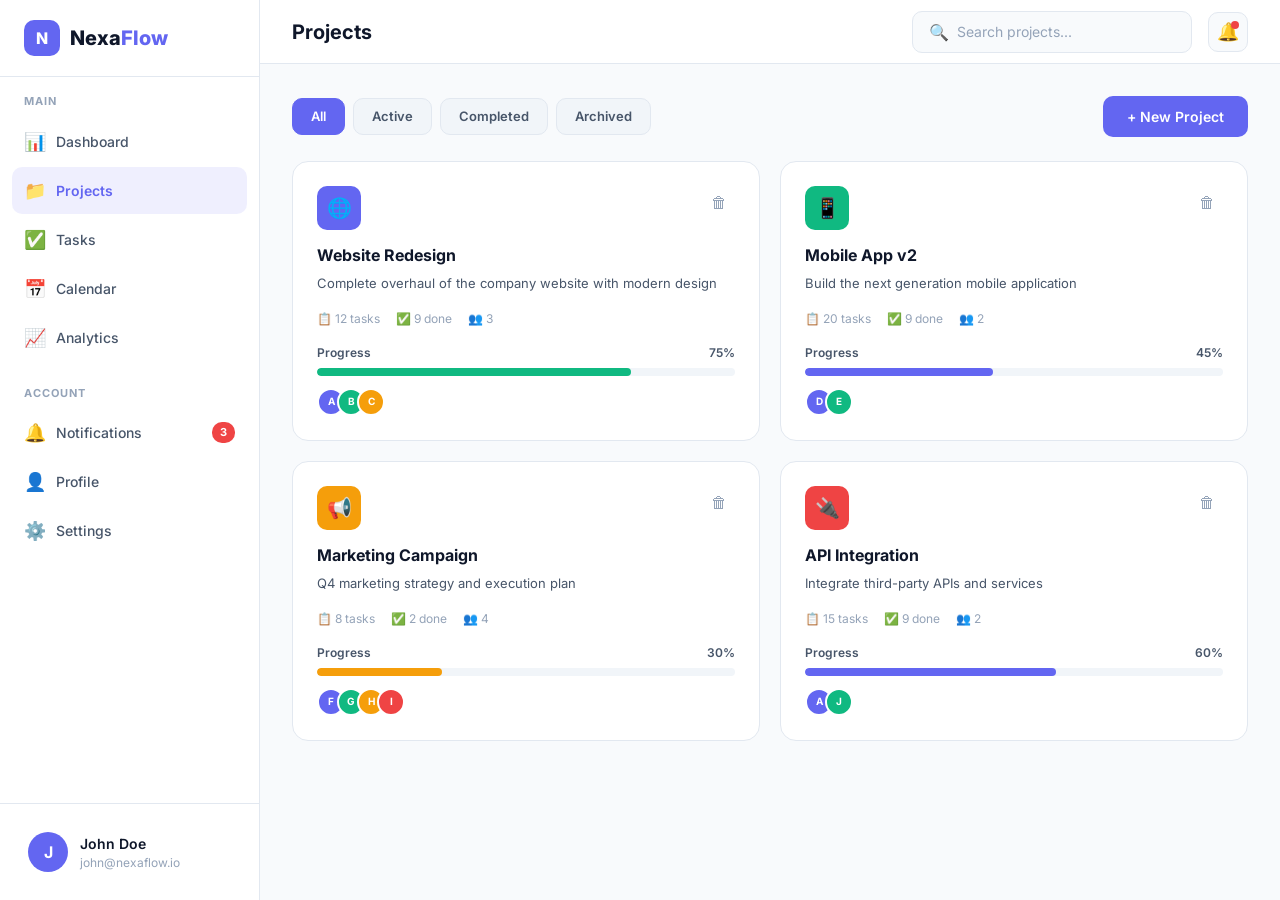
<file: NexaFlow/projects.html>
<!DOCTYPE html>
<html lang="en">
<head>
  <meta charset="UTF-8">
  <meta name="viewport" content="width=device-width, initial-scale=1.0">
  <title>Projects - NexaFlow</title>
  <link href="https://cdn.jsdelivr.net/npm/bootstrap@5.3.3/dist/css/bootstrap.min.css" rel="stylesheet">
  <link rel="stylesheet" href="css/styles.css">
</head>
<body data-page="projects">
  <div class="app-layout">
    <aside class="sidebar" id="sidebar">
      <div class="sidebar-header"><div class="logo-icon">N</div><div class="logo-text">Nexa<span>Flow</span></div></div>
      <nav class="sidebar-nav">
        <div class="nav-section">
          <div class="nav-section-title">Main</div>
          <div class="nav-item"><a href="dashboard.html" class="nav-link" data-page="dashboard"><span class="nav-icon">📊</span> Dashboard</a></div>
          <div class="nav-item"><a href="projects.html" class="nav-link active" data-page="projects"><span class="nav-icon">📁</span> Projects</a></div>
          <div class="nav-item"><a href="tasks.html" class="nav-link" data-page="tasks"><span class="nav-icon">✅</span> Tasks</a></div>
          <div class="nav-item"><a href="calendar.html" class="nav-link" data-page="calendar"><span class="nav-icon">📅</span> Calendar</a></div>
          <div class="nav-item"><a href="analytics.html" class="nav-link" data-page="analytics"><span class="nav-icon">📈</span> Analytics</a></div>
        </div>
        <div class="nav-section">
          <div class="nav-section-title">Account</div>
          <div class="nav-item"><a href="notifications.html" class="nav-link" data-page="notifications"><span class="nav-icon">🔔</span> Notifications <span class="nav-badge notif-badge-count">3</span></a></div>
          <div class="nav-item"><a href="profile.html" class="nav-link" data-page="profile"><span class="nav-icon">👤</span> Profile</a></div>
          <div class="nav-item"><a href="settings.html" class="nav-link" data-page="settings"><span class="nav-icon">⚙️</span> Settings</a></div>
        </div>
      </nav>
      <div class="sidebar-footer">
        <div class="user-card" onclick="location.href='profile.html'">
          <div class="avatar" id="sidebarUserAvatar">J</div>
          <div class="user-info"><div class="user-name" id="sidebarUserName">John Doe</div><div class="user-email" id="sidebarUserEmail">john@nexaflow.io</div></div>
        </div>
      </div>
    </aside>
    <div class="sidebar-overlay" id="sidebarOverlay"></div>

    <main class="main-content">
      <div class="top-bar">
        <button class="menu-toggle" id="menuToggle">☰</button>
        <div class="page-title">Projects</div>
        <div class="top-bar-actions">
          <div class="search-box"><span class="search-icon">🔍</span><input type="text" placeholder="Search projects..." id="globalSearch"></div>
          <a href="notifications.html" class="icon-btn" style="text-decoration:none;position:relative">🔔<span class="notif-dot"></span></a>
        </div>
      </div>

      <div class="page-content animate-in">
        <div class="projects-header">
          <div class="projects-filters">
            <button class="filter-btn active" onclick="filterProjects('all', this)">All</button>
            <button class="filter-btn" onclick="filterProjects('active', this)">Active</button>
            <button class="filter-btn" onclick="filterProjects('completed', this)">Completed</button>
            <button class="filter-btn" onclick="filterProjects('archived', this)">Archived</button>
          </div>
          <button class="btn-primary" onclick="openModal('createProjectModal')">+ New Project</button>
        </div>

        <div class="projects-grid" id="projectsGrid"></div>
      </div>
    </main>
  </div>

  <div class="modal-overlay" id="createProjectModal">
    <div class="modal">
      <div class="modal-header">
        <h3>Create New Project</h3>
        <button class="modal-close" onclick="closeModal('createProjectModal')">✕</button>
      </div>
      <form id="createProjectForm">
        <div class="form-group">
          <label>Project Name</label>
          <input type="text" class="input-field" id="projectName" placeholder="Enter project name" required>
        </div>
        <div class="form-group">
          <label>Description</label>
          <input type="text" class="input-field" id="projectDesc" placeholder="Brief description" required>
        </div>
        <div style="display:grid;grid-template-columns:1fr 1fr;gap:16px">
          <div class="form-group">
            <label>Icon</label>
            <select class="input-field" id="projectIcon">
              <option value="🌐">🌐 Web</option>
              <option value="📱">📱 Mobile</option>
              <option value="📢">📢 Marketing</option>
              <option value="🔌">🔌 Integration</option>
              <option value="🎨">🎨 Design</option>
              <option value="💡">💡 Research</option>
              <option value="🔧">🔧 Infrastructure</option>
              <option value="📊">📊 Analytics</option>
            </select>
          </div>
          <div class="form-group">
            <label>Color</label>
            <select class="input-field" id="projectColor">
              <option value="#6366f1">Indigo</option>
              <option value="#10b981">Emerald</option>
              <option value="#f59e0b">Amber</option>
              <option value="#ef4444">Red</option>
              <option value="#8b5cf6">Violet</option>
              <option value="#06b6d4">Cyan</option>
              <option value="#ec4899">Pink</option>
            </select>
          </div>
        </div>
        <button type="submit" class="btn-primary w-100" style="margin-top:8px">Create Project</button>
      </form>
    </div>
  </div>

  <div class="modal-overlay" id="projectDetailModal">
    <div class="modal" style="max-width:600px">
      <div class="modal-header">
        <h3 id="detailProjectName">Project Details</h3>
        <button class="modal-close" onclick="closeModal('projectDetailModal')">✕</button>
      </div>
      <div id="projectDetailContent"></div>
    </div>
  </div>

  <div class="toast-container" id="toastContainer"></div>

  <script src="js/app.js"></script>
  <script src="https://cdn.jsdelivr.net/npm/bootstrap@5.3.3/dist/js/bootstrap.bundle.min.js"></script>
  <script>
    let currentFilter = 'all';

    function renderProjects() {
      const projects = APP.getProjects();
      const filtered = currentFilter === 'all' ? projects : projects.filter(p => p.status === currentFilter);
      const grid = document.getElementById('projectsGrid');

      if (filtered.length === 0) {
        grid.innerHTML = '<div class="empty-state" style="grid-column:1/-1"><div class="empty-icon">📁</div><h3>No projects found</h3><p>Create your first project to get started</p><button class="btn-primary" onclick="openModal(\'createProjectModal\')">+ Create Project</button></div>';
        return;
      }

      grid.innerHTML = filtered.map(p => `
        <div class="project-card" onclick="viewProject(${p.id})">
          <div class="project-header">
            <div class="project-icon" style="background:${p.color}">${p.icon}</div>
            <div class="project-actions">
              <button onclick="event.stopPropagation();deleteProject(${p.id})" title="Delete">🗑</button>
            </div>
          </div>
          <h4>${p.name}</h4>
          <p>${p.desc}</p>
          <div class="project-meta">
            <span>📋 ${p.tasks} tasks</span>
            <span>✅ ${p.completed} done</span>
            <span>👥 ${p.members.length}</span>
          </div>
          <div class="progress-bar-container">
            <div class="progress-bar-header">
              <span>Progress</span>
              <span>${p.progress}%</span>
            </div>
            <div class="progress-bar">
              <div class="progress-fill ${p.progress >= 70 ? 'green' : p.progress >= 40 ? '' : 'yellow'}" style="width:${p.progress}%"></div>
            </div>
          </div>
          <div class="team-members">
            ${p.members.map((m, i) => `<div class="member" style="background:${['#6366f1','#10b981','#f59e0b','#ef4444','#8b5cf6','#06b6d4'][i % 6]}">${m}</div>`).join('')}
          </div>
        </div>
      `).join('');
    }

    function filterProjects(filter, btn) {
      currentFilter = filter;
      document.querySelectorAll('.filter-btn').forEach(b => b.classList.remove('active'));
      btn.classList.add('active');
      renderProjects();
    }

    function viewProject(id) {
      const projects = APP.getProjects();
      const p = projects.find(pr => pr.id === id);
      if (!p) return;
      document.getElementById('detailProjectName').textContent = p.name;
      document.getElementById('projectDetailContent').innerHTML = `
        <div style="display:flex;align-items:center;gap:12px;margin-bottom:20px">
          <div class="project-icon" style="background:${p.color};width:48px;height:48px;font-size:22px">${p.icon}</div>
          <div>
            <h4 style="font-size:18px">${p.name}</h4>
            <p style="color:var(--text-secondary);font-size:13px">Created ${p.created}</p>
          </div>
        </div>
        <p style="color:var(--text-secondary);margin-bottom:20px;line-height:1.7">${p.desc}</p>
        <div class="progress-bar-container" style="margin-bottom:20px">
          <div class="progress-bar-header"><span>Progress</span><span>${p.progress}%</span></div>
          <div class="progress-bar"><div class="progress-fill" style="width:${p.progress}%"></div></div>
        </div>
        <div style="display:grid;grid-template-columns:repeat(3,1fr);gap:16px;margin-bottom:20px">
          <div style="text-align:center;padding:16px;background:var(--bg-tertiary);border-radius:var(--radius-md)">
            <div style="font-size:24px;font-weight:800">${p.tasks}</div>
            <div style="font-size:12px;color:var(--text-tertiary)">Total Tasks</div>
          </div>
          <div style="text-align:center;padding:16px;background:var(--bg-tertiary);border-radius:var(--radius-md)">
            <div style="font-size:24px;font-weight:800;color:var(--success)">${p.completed}</div>
            <div style="font-size:12px;color:var(--text-tertiary)">Completed</div>
          </div>
          <div style="text-align:center;padding:16px;background:var(--bg-tertiary);border-radius:var(--radius-md)">
            <div style="font-size:24px;font-weight:800;color:var(--warning)">${p.tasks - p.completed}</div>
            <div style="font-size:12px;color:var(--text-tertiary)">Remaining</div>
          </div>
        </div>
        <div style="display:flex;align-items:center;gap:8px">
          <span style="font-weight:600;font-size:14px">Team:</span>
          ${p.members.map((m, i) => `<div class="avatar" style="width:32px;height:32px;font-size:12px;background:${['#6366f1','#10b981','#f59e0b','#ef4444','#8b5cf6','#06b6d4'][i % 6]}">${m}</div>`).join('')}
        </div>
      `;
      openModal('projectDetailModal');
    }

    function deleteProject(id) {
      if (!confirm('Are you sure you want to delete this project?')) return;
      let projects = APP.getProjects();
      projects = projects.filter(p => p.id !== id);
      APP.saveProjects(projects);
      renderProjects();
      showToast('Project deleted', 'success');
    }

    document.getElementById('createProjectForm').addEventListener('submit', function(e) {
      e.preventDefault();
      const projects = APP.getProjects();
      const colors = ['#6366f1','#10b981','#f59e0b','#ef4444','#8b5cf6','#06b6d4','#ec4899'];
      projects.push({
        id: Date.now(),
        name: document.getElementById('projectName').value.trim(),
        desc: document.getElementById('projectDesc').value.trim(),
        color: document.getElementById('projectColor').value,
        icon: document.getElementById('projectIcon').value,
        progress: 0, members: ['JD'], tasks: 0, completed: 0,
        status: 'active',
        created: new Date().toISOString().split('T')[0]
      });
      APP.saveProjects(projects);
      renderProjects();
      closeModal('createProjectModal');
      this.reset();
      showToast('Project created successfully!', 'success');
    });

    function openModal(id) { document.getElementById(id).classList.add('active'); }
    function closeModal(id) { document.getElementById(id).classList.remove('active'); }

    renderProjects();
  </script>
</body>
</html>
</file>
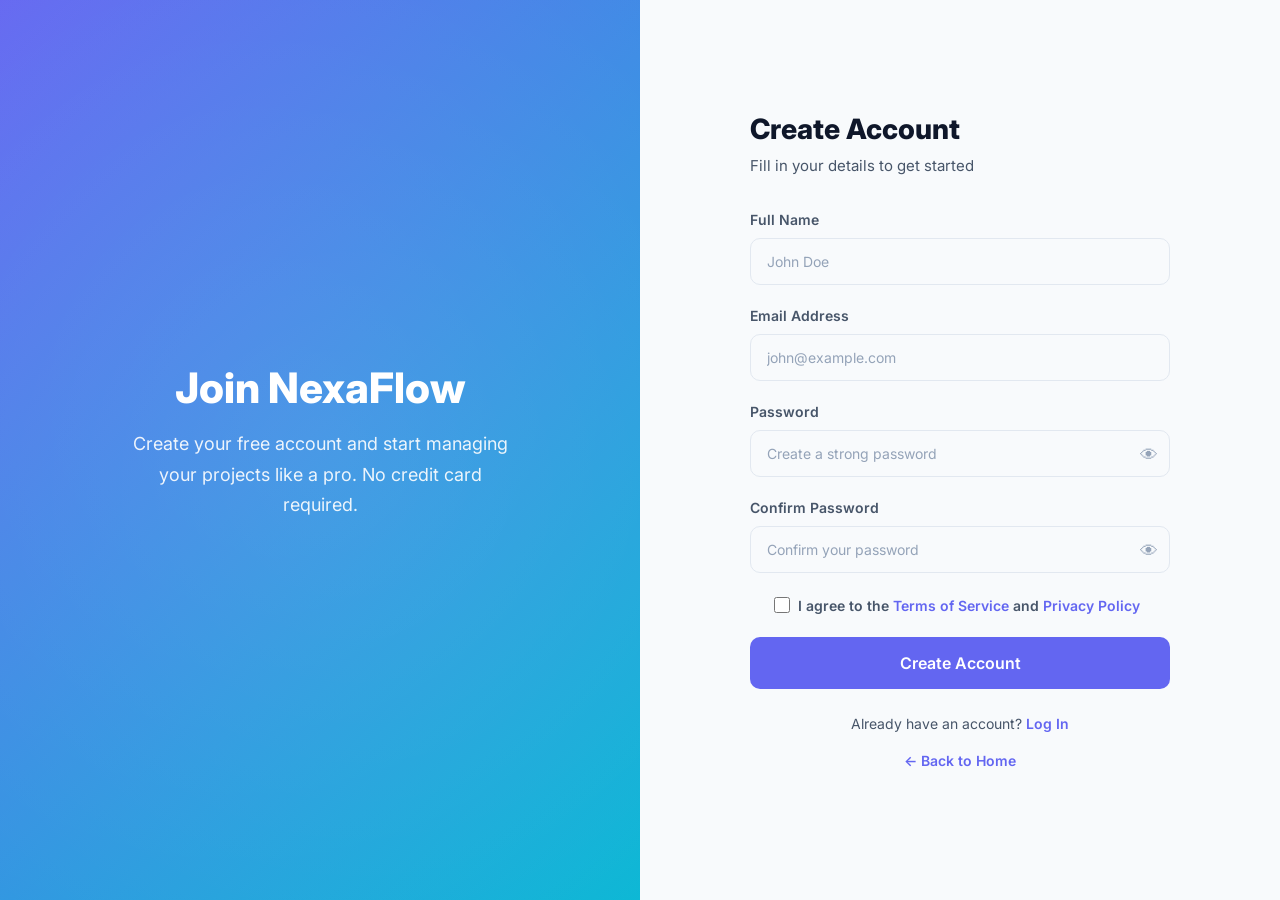
<file: NexaFlow/register.html>
<!DOCTYPE html>
<html lang="en">
<head>
  <meta charset="UTF-8">
  <meta name="viewport" content="width=device-width, initial-scale=1.0">
  <title>Register - NexaFlow</title>
  <link href="https://cdn.jsdelivr.net/npm/bootstrap@5.3.3/dist/css/bootstrap.min.css" rel="stylesheet">
  <link rel="stylesheet" href="css/styles.css">
</head>
<body>

  <div class="auth-container">
    <div class="auth-left">
      <h1>Join NexaFlow</h1>
      <p>Create your free account and start managing your projects like a pro. No credit card required.</p>
    </div>
    <div class="auth-right">
      <div class="auth-form">
        <h2>Create Account</h2>
        <p class="auth-subtitle">Fill in your details to get started</p>

        <form id="registerForm">
          <div class="form-group">
            <label>Full Name</label>
            <input type="text" class="input-field" id="regName" placeholder="John Doe" required>
          </div>

          <div class="form-group">
            <label>Email Address</label>
            <input type="email" class="input-field" id="regEmail" placeholder="john@example.com" required>
          </div>

          <div class="form-group">
            <label>Password</label>
            <div class="password-toggle">
              <input type="password" class="input-field" id="regPassword" placeholder="Create a strong password" required minlength="6">
              <button type="button" onclick="togglePassword('regPassword', this)">👁</button>
            </div>
          </div>

          <div class="form-group">
            <label>Confirm Password</label>
            <div class="password-toggle">
              <input type="password" class="input-field" id="regConfirm" placeholder="Confirm your password" required>
              <button type="button" onclick="togglePassword('regConfirm', this)">👁</button>
            </div>
          </div>

          <div class="form-check">
            <input type="checkbox" id="agreeTerms" required>
            <label for="agreeTerms" style="margin:0;font-size:14px;color:var(--text-secondary)">I agree to the <a href="#" style="color:var(--primary);font-weight:600">Terms of Service</a> and <a href="#" style="color:var(--primary);font-weight:600">Privacy Policy</a></label>
          </div>

          <button type="submit" class="btn-primary w-100" style="padding:14px;font-size:16px">Create Account</button>
        </form>

        <p class="auth-link" style="margin-top:24px">Already have an account? <a href="login.html">Log In</a></p>
        <p class="auth-link" style="margin-top:12px"><a href="index.html">← Back to Home</a></p>
      </div>
    </div>
  </div>

  <div class="toast-container" id="toastContainer"></div>

  <script src="js/app.js"></script>
  <script src="https://cdn.jsdelivr.net/npm/bootstrap@5.3.3/dist/js/bootstrap.bundle.min.js"></script>
  <script>
    document.getElementById('registerForm').addEventListener('submit', function(e) {
      e.preventDefault();
      const name = document.getElementById('regName').value.trim();
      const email = document.getElementById('regEmail').value.trim();
      const password = document.getElementById('regPassword').value;
      const confirm = document.getElementById('regConfirm').value;

      if (!name || !email || !password || !confirm) {
        showToast('Please fill in all fields', 'error');
        return;
      }
      if (password.length < 6) {
        showToast('Password must be at least 6 characters', 'error');
        return;
      }
      if (password !== confirm) {
        showToast('Passwords do not match', 'error');
        return;
      }

      const users = JSON.parse(localStorage.getItem('nexaflow_users') || '[]');
      if (users.find(u => u.email === email)) {
        showToast('An account with this email already exists', 'error');
        return;
      }

      users.push({ name, email, password });
      localStorage.setItem('nexaflow_users', JSON.stringify(users));

      localStorage.setItem('nexaflow_profile', JSON.stringify({
        name, email, role: 'Team Member', department: 'General',
        location: '', bio: '', phone: '', joined: new Date().toLocaleDateString('en-US', { month: 'long', year: 'numeric' }), avatar: null
      }));

      showToast('Account created successfully! Redirecting...', 'success');
      setTimeout(() => window.location.href = 'login.html', 1500);
    });

    function togglePassword(id, btn) {
      const input = document.getElementById(id);
      if (input.type === 'password') {
        input.type = 'text';
        btn.textContent = '🙈';
      } else {
        input.type = 'password';
        btn.textContent = '👁';
      }
    }

    if (localStorage.getItem('nexaflow_user')) {
      window.location.href = 'dashboard.html';
    }
  </script>
</body>
</html>
</file>
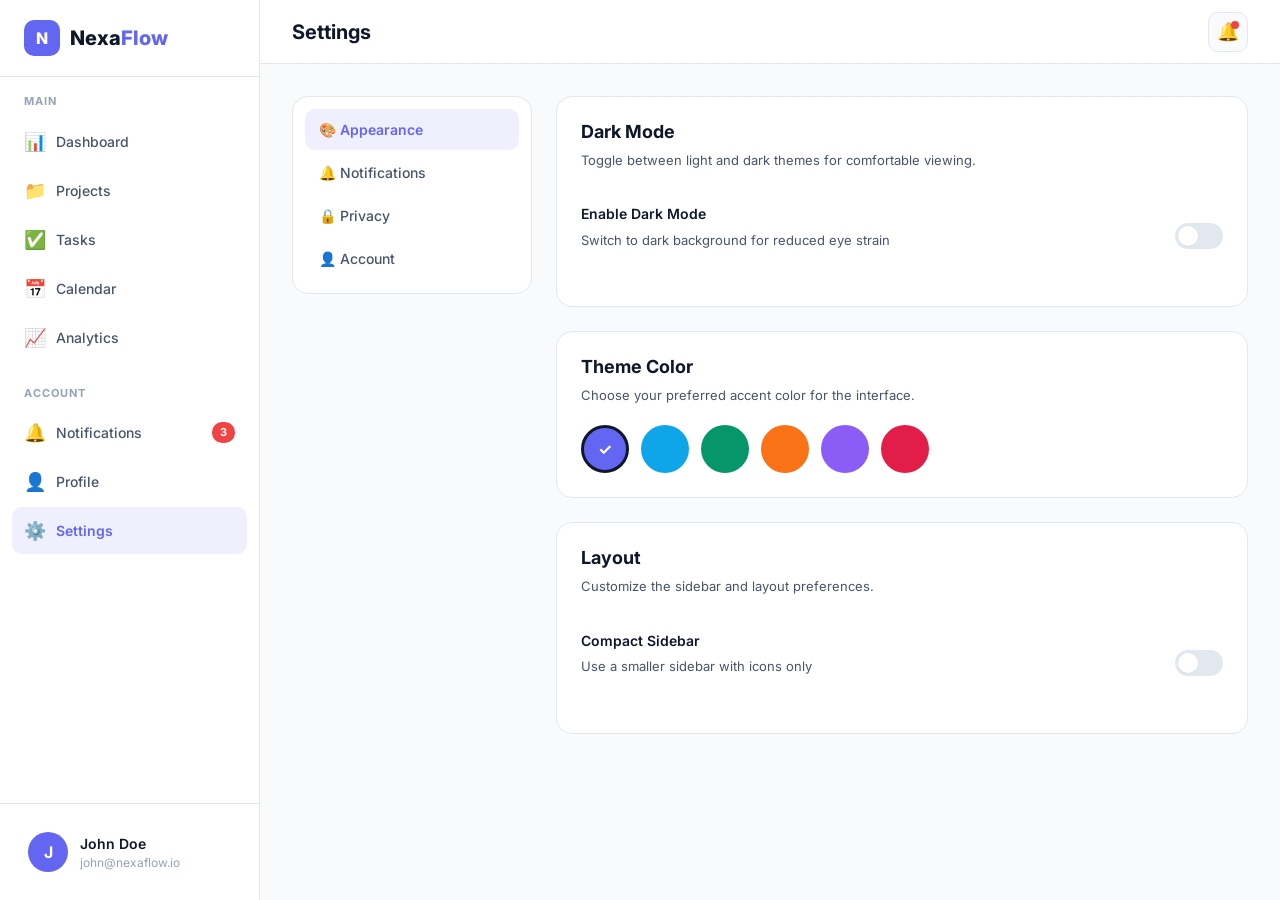
<file: NexaFlow/settings.html>
<!DOCTYPE html>
<html lang="en">
<head>
  <meta charset="UTF-8">
  <meta name="viewport" content="width=device-width, initial-scale=1.0">
  <title>Settings - NexaFlow</title>
  <link href="https://cdn.jsdelivr.net/npm/bootstrap@5.3.3/dist/css/bootstrap.min.css" rel="stylesheet">
  <link rel="stylesheet" href="css/styles.css">
</head>
<body data-page="settings">
  <div class="app-layout">
    <aside class="sidebar" id="sidebar">
      <div class="sidebar-header"><div class="logo-icon">N</div><div class="logo-text">Nexa<span>Flow</span></div></div>
      <nav class="sidebar-nav">
        <div class="nav-section">
          <div class="nav-section-title">Main</div>
          <div class="nav-item"><a href="dashboard.html" class="nav-link" data-page="dashboard"><span class="nav-icon">📊</span> Dashboard</a></div>
          <div class="nav-item"><a href="projects.html" class="nav-link" data-page="projects"><span class="nav-icon">📁</span> Projects</a></div>
          <div class="nav-item"><a href="tasks.html" class="nav-link" data-page="tasks"><span class="nav-icon">✅</span> Tasks</a></div>
          <div class="nav-item"><a href="calendar.html" class="nav-link" data-page="calendar"><span class="nav-icon">📅</span> Calendar</a></div>
          <div class="nav-item"><a href="analytics.html" class="nav-link" data-page="analytics"><span class="nav-icon">📈</span> Analytics</a></div>
        </div>
        <div class="nav-section">
          <div class="nav-section-title">Account</div>
          <div class="nav-item"><a href="notifications.html" class="nav-link" data-page="notifications"><span class="nav-icon">🔔</span> Notifications <span class="nav-badge notif-badge-count">3</span></a></div>
          <div class="nav-item"><a href="profile.html" class="nav-link" data-page="profile"><span class="nav-icon">👤</span> Profile</a></div>
          <div class="nav-item"><a href="settings.html" class="nav-link active" data-page="settings"><span class="nav-icon">⚙️</span> Settings</a></div>
        </div>
      </nav>
      <div class="sidebar-footer">
        <div class="user-card" onclick="location.href='profile.html'">
          <div class="avatar" id="sidebarUserAvatar">J</div>
          <div class="user-info"><div class="user-name" id="sidebarUserName">John Doe</div><div class="user-email" id="sidebarUserEmail">john@nexaflow.io</div></div>
        </div>
      </div>
    </aside>
    <div class="sidebar-overlay" id="sidebarOverlay"></div>

    <main class="main-content">
      <div class="top-bar">
        <button class="menu-toggle" id="menuToggle">☰</button>
        <div class="page-title">Settings</div>
        <div class="top-bar-actions">
          <a href="notifications.html" class="icon-btn" style="text-decoration:none;position:relative">🔔<span class="notif-dot"></span></a>
        </div>
      </div>

      <div class="page-content animate-in">
        <div class="settings-layout">
          <div class="settings-nav">
            <div class="nav-item active" onclick="switchTab('appearance', this)">🎨 Appearance</div>
            <div class="nav-item" onclick="switchTab('notifications-settings', this)">🔔 Notifications</div>
            <div class="nav-item" onclick="switchTab('privacy', this)">🔒 Privacy</div>
            <div class="nav-item" onclick="switchTab('account', this)">👤 Account</div>
          </div>

          <div>
            <div class="settings-panel active" id="panel-appearance">
              <div class="setting-group">
                <h3>Dark Mode</h3>
                <p>Toggle between light and dark themes for comfortable viewing.</p>
                <div class="setting-item">
                  <div class="setting-label">
                    <h4>Enable Dark Mode</h4>
                    <p>Switch to dark background for reduced eye strain</p>
                  </div>
                  <label class="toggle-switch">
                    <input type="checkbox" id="darkModeToggle" onchange="toggleDark(this.checked)">
                    <span class="toggle-slider"></span>
                  </label>
                </div>
              </div>

              <div class="setting-group">
                <h3>Theme Color</h3>
                <p>Choose your preferred accent color for the interface.</p>
                <div class="theme-options">
                  <div class="theme-option active" style="background:#6366f1" onclick="setTheme('default', this)" title="Indigo (Default)"></div>
                  <div class="theme-option" style="background:#0ea5e9" onclick="setTheme('ocean', this)" title="Ocean"></div>
                  <div class="theme-option" style="background:#059669" onclick="setTheme('forest', this)" title="Forest"></div>
                  <div class="theme-option" style="background:#f97316" onclick="setTheme('sunset', this)" title="Sunset"></div>
                  <div class="theme-option" style="background:#8b5cf6" onclick="setTheme('royal', this)" title="Royal"></div>
                  <div class="theme-option" style="background:#e11d48" onclick="setTheme('rose', this)" title="Rose"></div>
                </div>
              </div>

              <div class="setting-group">
                <h3>Layout</h3>
                <p>Customize the sidebar and layout preferences.</p>
                <div class="setting-item">
                  <div class="setting-label">
                    <h4>Compact Sidebar</h4>
                    <p>Use a smaller sidebar with icons only</p>
                  </div>
                  <label class="toggle-switch">
                    <input type="checkbox" id="compactSidebar" onchange="toggleCompactSidebar(this.checked)">
                    <span class="toggle-slider"></span>
                  </label>
                </div>
              </div>
            </div>

            <div class="settings-panel" id="panel-notifications-settings">
              <div class="setting-group">
                <h3>Notification Preferences</h3>
                <p>Choose which notifications you want to receive.</p>
                <div class="setting-item">
                  <div class="setting-label">
                    <h4>Task Assignments</h4>
                    <p>Get notified when a task is assigned to you</p>
                  </div>
                  <label class="toggle-switch">
                    <input type="checkbox" checked id="notifTasks">
                    <span class="toggle-slider"></span>
                  </label>
                </div>
                <div class="setting-item">
                  <div class="setting-label">
                    <h4>Project Updates</h4>
                    <p>Receive updates about project progress</p>
                  </div>
                  <label class="toggle-switch">
                    <input type="checkbox" checked id="notifProjects">
                    <span class="toggle-slider"></span>
                  </label>
                </div>
                <div class="setting-item">
                  <div class="setting-label">
                    <h4>Deadline Reminders</h4>
                    <p>Get reminded before task deadlines</p>
                  </div>
                  <label class="toggle-switch">
                    <input type="checkbox" checked id="notifDeadlines">
                    <span class="toggle-slider"></span>
                  </label>
                </div>
                <div class="setting-item">
                  <div class="setting-label">
                    <h4>Team Activity</h4>
                    <p>Notifications about team member actions</p>
                  </div>
                  <label class="toggle-switch">
                    <input type="checkbox" id="notifTeam">
                    <span class="toggle-slider"></span>
                  </label>
                </div>
              </div>
            </div>

            <div class="settings-panel" id="panel-privacy">
              <div class="setting-group">
                <h3>Privacy Settings</h3>
                <p>Control your privacy and data sharing preferences.</p>
                <div class="setting-item">
                  <div class="setting-label">
                    <h4>Profile Visibility</h4>
                    <p>Allow others to see your profile information</p>
                  </div>
                  <label class="toggle-switch">
                    <input type="checkbox" checked id="profileVisibility">
                    <span class="toggle-slider"></span>
                  </label>
                </div>
                <div class="setting-item">
                  <div class="setting-label">
                    <h4>Activity Status</h4>
                    <p>Show when you are online</p>
                  </div>
                  <label class="toggle-switch">
                    <input type="checkbox" checked id="activityStatus">
                    <span class="toggle-slider"></span>
                  </label>
                </div>
                <div class="setting-item">
                  <div class="setting-label">
                    <h4>Analytics Sharing</h4>
                    <p>Share usage analytics to help improve the platform</p>
                  </div>
                  <label class="toggle-switch">
                    <input type="checkbox" id="analyticsShare">
                    <span class="toggle-slider"></span>
                  </label>
                </div>
              </div>

              <div class="setting-group">
                <h3>Data Management</h3>
                <p>Manage your stored data and LocalStorage.</p>
                <div class="setting-item">
                  <div class="setting-label">
                    <h4>Export Data</h4>
                    <p>Download all your projects, tasks, and settings</p>
                  </div>
                  <button class="btn-secondary btn-sm" onclick="exportData()">Export</button>
                </div>
                <div class="setting-item">
                  <div class="setting-label">
                    <h4>Clear All Data</h4>
                    <p>Remove all stored data and reset to defaults</p>
                  </div>
                  <button class="btn-secondary btn-sm" style="color:var(--danger);border-color:var(--danger)" onclick="clearAllData()">Clear Data</button>
                </div>
              </div>
            </div>

            <div class="settings-panel" id="panel-account">
              <div class="setting-group">
                <h3>Account Settings</h3>
                <p>Manage your account preferences.</p>
                <div class="setting-item">
                  <div class="setting-label">
                    <h4>Email Address</h4>
                    <p>Manage your email address</p>
                  </div>
                  <button class="btn-secondary btn-sm" onclick="APP.showToast('Email update feature coming soon', 'info')">Change</button>
                </div>
                <div class="setting-item">
                  <div class="setting-label">
                    <h4>Password</h4>
                    <p>Change your account password</p>
                  </div>
                  <button class="btn-secondary btn-sm" onclick="APP.showToast('Password change feature coming soon', 'info')">Change</button>
                </div>
                <div class="setting-item">
                  <div class="setting-label">
                    <h4>Two-Factor Authentication</h4>
                    <p>Add an extra layer of security</p>
                  </div>
                  <label class="toggle-switch">
                    <input type="checkbox" id="twoFactor">
                    <span class="toggle-slider"></span>
                  </label>
                </div>
              </div>

              <div class="setting-group">
                <h3 style="color:var(--danger)">Danger Zone</h3>
                <p>Irreversible actions for your account.</p>
                <div class="setting-item">
                  <div class="setting-label">
                    <h4 style="color:var(--danger)">Log Out</h4>
                    <p>Sign out of your account</p>
                  </div>
                  <button class="btn-danger btn-sm" onclick="APP.logout()">Log Out</button>
                </div>
                <div class="setting-item">
                  <div class="setting-label">
                    <h4 style="color:var(--danger)">Delete Account</h4>
                    <p>Permanently delete your account and all data</p>
                  </div>
                  <button class="btn-danger btn-sm" onclick="deleteAccount()">Delete Account</button>
                </div>
              </div>
            </div>
          </div>
        </div>
      </div>
    </main>
  </div>

  <div class="toast-container" id="toastContainer"></div>

  <script src="js/app.js"></script>
  <script src="https://cdn.jsdelivr.net/npm/bootstrap@5.3.3/dist/js/bootstrap.bundle.min.js"></script>
  <script>
    function switchTab(tabId, el) {
      document.querySelectorAll('.settings-panel').forEach(p => p.classList.remove('active'));
      document.querySelectorAll('.settings-nav .nav-item').forEach(n => n.classList.remove('active'));
      document.getElementById('panel-' + tabId).classList.add('active');
      el.classList.add('active');
    }

    function toggleDark(enabled) {
      APP.toggleDarkMode(enabled);
      APP.showToast(enabled ? 'Dark mode enabled' : 'Light mode enabled', 'success');
    }

    function setTheme(theme, el) {
      APP.setTheme(theme);
      document.querySelectorAll('.theme-option').forEach(t => t.classList.remove('active'));
      el.classList.add('active');
      APP.showToast('Theme updated', 'success');
    }

    function toggleCompactSidebar(enabled) {
      const sidebar = document.getElementById('sidebar');
      if (enabled) {
        sidebar.style.width = '72px';
        sidebar.querySelectorAll('.logo-text, .nav-section-title, .nav-link span:not(.nav-icon):not(.nav-badge), .user-info').forEach(el => el.style.display = 'none');
        sidebar.querySelectorAll('.nav-link').forEach(el => { el.style.justifyContent = 'center'; el.style.padding = '12px'; });
        sidebar.querySelectorAll('.sidebar-header').forEach(el => el.style.justifyContent = 'center');
        document.querySelector('.main-content').style.marginLeft = '72px';
      } else {
        sidebar.style.width = '';
        sidebar.querySelectorAll('.logo-text, .nav-section-title, .user-info').forEach(el => el.style.display = '');
        sidebar.querySelectorAll('.nav-link span:not(.nav-icon):not(.nav-badge)').forEach(el => el.style.display = '');
        sidebar.querySelectorAll('.nav-link').forEach(el => { el.style.justifyContent = ''; el.style.padding = ''; });
        sidebar.querySelectorAll('.sidebar-header').forEach(el => el.style.justifyContent = '');
        document.querySelector('.main-content').style.marginLeft = '';
      }
      localStorage.setItem('nexaflow_compact', enabled);
    }

    function exportData() {
      const data = {
        projects: JSON.parse(localStorage.getItem('nexaflow_projects') || '[]'),
        tasks: JSON.parse(localStorage.getItem('nexaflow_tasks') || '[]'),
        events: JSON.parse(localStorage.getItem('nexaflow_events') || '[]'),
        notifications: JSON.parse(localStorage.getItem('nexaflow_notifications') || '[]'),
        profile: JSON.parse(localStorage.getItem('nexaflow_profile') || '{}'),
        theme: localStorage.getItem('nexaflow_theme'),
        darkMode: localStorage.getItem('nexaflow_dark')
      };
      const blob = new Blob([JSON.stringify(data, null, 2)], { type: 'application/json' });
      const url = URL.createObjectURL(blob);
      const a = document.createElement('a');
      a.href = url;
      a.download = 'nexaflow-data.json';
      a.click();
      URL.revokeObjectURL(url);
      APP.showToast('Data exported successfully!', 'success');
    }

    function clearAllData() {
      if (!confirm('Are you sure? This will delete ALL your data including projects, tasks, and settings.')) return;
      const keys = ['nexaflow_projects', 'nexaflow_tasks', 'nexaflow_events', 'nexaflow_notifications', 'nexaflow_profile'];
      keys.forEach(k => localStorage.removeItem(k));
      APP.showToast('All data cleared. Reloading...', 'success');
      setTimeout(() => location.reload(), 1500);
    }

    function deleteAccount() {
      if (!confirm('Are you sure you want to delete your account? This cannot be undone.')) return;
      if (!confirm('This is your last chance. All data will be permanently deleted.')) return;
      localStorage.clear();
      APP.showToast('Account deleted', 'success');
      setTimeout(() => window.location.href = 'index.html', 1500);
    }

    const currentTheme = localStorage.getItem('nexaflow_theme') || 'default';
    document.querySelectorAll('.theme-option').forEach(t => {
      t.classList.remove('active');
      if (t.getAttribute('title')?.toLowerCase().includes(currentTheme) || (currentTheme === 'default' && t.getAttribute('title')?.includes('Default'))) {
        t.classList.add('active');
      }
    });

    const compact = localStorage.getItem('nexaflow_compact') === 'true';
    document.getElementById('compactSidebar').checked = compact;
    if (compact) toggleCompactSidebar(true);
  </script>
</body>
</html>
</file>
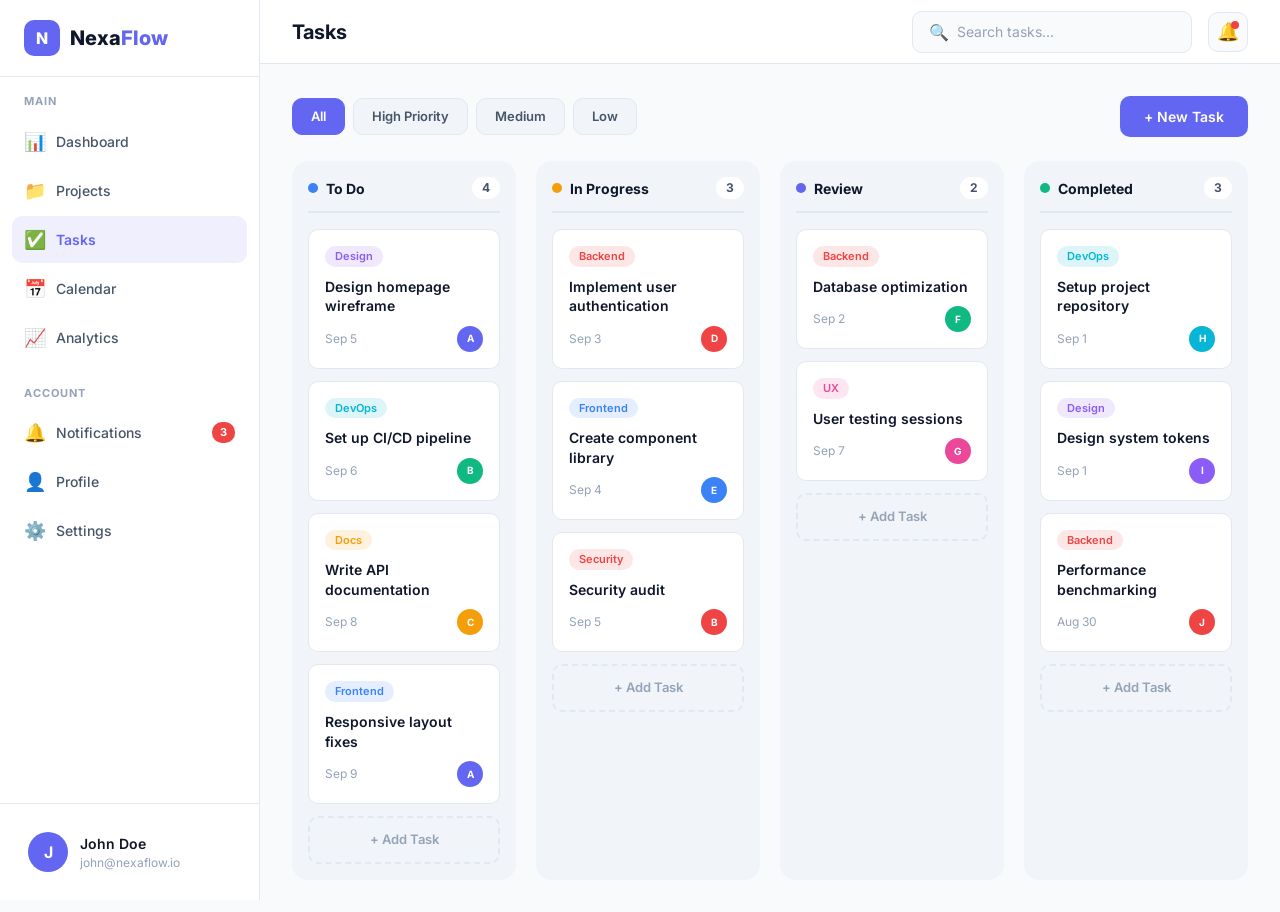
<file: NexaFlow/tasks.html>
<!DOCTYPE html>
<html lang="en">
<head>
  <meta charset="UTF-8">
  <meta name="viewport" content="width=device-width, initial-scale=1.0">
  <title>Tasks - NexaFlow</title>
  <link href="https://cdn.jsdelivr.net/npm/bootstrap@5.3.3/dist/css/bootstrap.min.css" rel="stylesheet">
  <link rel="stylesheet" href="css/styles.css">
</head>
<body data-page="tasks">
  <div class="app-layout">
    <aside class="sidebar" id="sidebar">
      <div class="sidebar-header"><div class="logo-icon">N</div><div class="logo-text">Nexa<span>Flow</span></div></div>
      <nav class="sidebar-nav">
        <div class="nav-section">
          <div class="nav-section-title">Main</div>
          <div class="nav-item"><a href="dashboard.html" class="nav-link" data-page="dashboard"><span class="nav-icon">📊</span> Dashboard</a></div>
          <div class="nav-item"><a href="projects.html" class="nav-link" data-page="projects"><span class="nav-icon">📁</span> Projects</a></div>
          <div class="nav-item"><a href="tasks.html" class="nav-link active" data-page="tasks"><span class="nav-icon">✅</span> Tasks</a></div>
          <div class="nav-item"><a href="calendar.html" class="nav-link" data-page="calendar"><span class="nav-icon">📅</span> Calendar</a></div>
          <div class="nav-item"><a href="analytics.html" class="nav-link" data-page="analytics"><span class="nav-icon">📈</span> Analytics</a></div>
        </div>
        <div class="nav-section">
          <div class="nav-section-title">Account</div>
          <div class="nav-item"><a href="notifications.html" class="nav-link" data-page="notifications"><span class="nav-icon">🔔</span> Notifications <span class="nav-badge notif-badge-count">3</span></a></div>
          <div class="nav-item"><a href="profile.html" class="nav-link" data-page="profile"><span class="nav-icon">👤</span> Profile</a></div>
          <div class="nav-item"><a href="settings.html" class="nav-link" data-page="settings"><span class="nav-icon">⚙️</span> Settings</a></div>
        </div>
      </nav>
      <div class="sidebar-footer">
        <div class="user-card" onclick="location.href='profile.html'">
          <div class="avatar" id="sidebarUserAvatar">J</div>
          <div class="user-info"><div class="user-name" id="sidebarUserName">John Doe</div><div class="user-email" id="sidebarUserEmail">john@nexaflow.io</div></div>
        </div>
      </div>
    </aside>
    <div class="sidebar-overlay" id="sidebarOverlay"></div>

    <main class="main-content">
      <div class="top-bar">
        <button class="menu-toggle" id="menuToggle">☰</button>
        <div class="page-title">Tasks</div>
        <div class="top-bar-actions">
          <div class="search-box"><span class="search-icon">🔍</span><input type="text" placeholder="Search tasks..." id="globalSearch"></div>
          <a href="notifications.html" class="icon-btn" style="text-decoration:none;position:relative">🔔<span class="notif-dot"></span></a>
        </div>
      </div>

      <div class="page-content animate-in">
        <div class="tasks-header">
          <div class="projects-filters">
            <button class="filter-btn active" onclick="filterTasks('all', this)">All</button>
            <button class="filter-btn" onclick="filterTasks('high', this)">High Priority</button>
            <button class="filter-btn" onclick="filterTasks('medium', this)">Medium</button>
            <button class="filter-btn" onclick="filterTasks('low', this)">Low</button>
          </div>
          <button class="btn-primary" onclick="openModal('createTaskModal')">+ New Task</button>
        </div>

        <div class="kanban-board" id="kanbanBoard"></div>
      </div>
    </main>
  </div>

  <div class="modal-overlay" id="createTaskModal">
    <div class="modal">
      <div class="modal-header">
        <h3>Create New Task</h3>
        <button class="modal-close" onclick="closeModal('createTaskModal')">✕</button>
      </div>
      <form id="createTaskForm">
        <div class="form-group">
          <label>Task Title</label>
          <input type="text" class="input-field" id="taskTitle" placeholder="Enter task title" required>
        </div>
        <div style="display:grid;grid-template-columns:1fr 1fr;gap:16px">
          <div class="form-group">
            <label>Status</label>
            <select class="input-field" id="taskStatus">
              <option value="todo">To Do</option>
              <option value="progress">In Progress</option>
              <option value="review">Review</option>
              <option value="done">Completed</option>
            </select>
          </div>
          <div class="form-group">
            <label>Priority</label>
            <select class="input-field" id="taskPriority">
              <option value="low">Low</option>
              <option value="medium" selected>Medium</option>
              <option value="high">High</option>
            </select>
          </div>
        </div>
        <div style="display:grid;grid-template-columns:1fr 1fr;gap:16px">
          <div class="form-group">
            <label>Tag</label>
            <input type="text" class="input-field" id="taskTag" placeholder="e.g. Frontend">
          </div>
          <div class="form-group">
            <label>Due Date</label>
            <input type="text" class="input-field" id="taskDate" placeholder="e.g. Sep 10">
          </div>
        </div>
        <button type="submit" class="btn-primary w-100" style="margin-top:8px">Create Task</button>
      </form>
    </div>
  </div>

  <div class="toast-container" id="toastContainer"></div>

  <script src="js/app.js"></script>
  <script src="https://cdn.jsdelivr.net/npm/bootstrap@5.3.3/dist/js/bootstrap.bundle.min.js"></script>
  <script>
    let currentPriorityFilter = 'all';
    let draggedCard = null;

    const columns = [
      { id: 'todo', title: 'To Do', dot: 'todo' },
      { id: 'progress', title: 'In Progress', dot: 'progress' },
      { id: 'review', title: 'Review', dot: 'review' },
      { id: 'done', title: 'Completed', dot: 'done' }
    ];

    const tagColors = { Design: '#8b5cf6', Frontend: '#3b82f6', Backend: '#ef4444', DevOps: '#06b6d4', Docs: '#f59e0b', UX: '#ec4899', Security: '#ef4444' };

    function renderKanban() {
      let tasks = APP.getTasks();
      if (currentPriorityFilter !== 'all') tasks = tasks.filter(t => t.priority === currentPriorityFilter);
      const board = document.getElementById('kanbanBoard');

      board.innerHTML = columns.map(col => {
        const colTasks = tasks.filter(t => t.status === col.id);
        return `
          <div class="kanban-column" data-status="${col.id}" ondragover="handleDragOver(event)" ondrop="handleDrop(event, '${col.id}')">
            <div class="column-header">
              <div class="column-title">
                <span class="column-dot ${col.dot}"></span>
                ${col.title}
              </div>
              <span class="column-count">${colTasks.length}</span>
            </div>
            ${colTasks.map(task => `
              <div class="kanban-card" draggable="true" data-id="${task.id}" ondragstart="handleDragStart(event, ${task.id})" ondragend="handleDragEnd(event)">
                <div class="card-tags">
                  <span class="card-tag" style="background:${task.tagColor || tagColors[task.tag] || '#6366f1'}22;color:${task.tagColor || tagColors[task.tag] || '#6366f1'}">${task.tag}</span>
                </div>
                <h5>${task.title}</h5>
                <div class="card-footer">
                  <span class="card-date">${task.date}</span>
                  <div class="card-assignee" style="background:${task.assigneeColor}">${task.assignee}</div>
                </div>
              </div>
            `).join('')}
            <button class="add-task-btn" onclick="openModalWithStatus('${col.id}')">+ Add Task</button>
          </div>
        `;
      }).join('');
    }

    function filterTasks(filter, btn) {
      currentPriorityFilter = filter;
      document.querySelectorAll('.filter-btn').forEach(b => b.classList.remove('active'));
      btn.classList.add('active');
      renderKanban();
    }

    function handleDragStart(e, id) {
      draggedCard = id;
      e.target.style.opacity = '0.5';
      e.dataTransfer.effectAllowed = 'move';
    }

    function handleDragEnd(e) { e.target.style.opacity = '1'; draggedCard = null; }

    function handleDragOver(e) { e.preventDefault(); e.dataTransfer.dropEffect = 'move'; }

    function handleDrop(e, newStatus) {
      e.preventDefault();
      if (draggedCard === null) return;
      let tasks = APP.getTasks();
      const task = tasks.find(t => t.id === draggedCard);
      if (task) {
        task.status = newStatus;
        APP.saveTasks(tasks);
        renderKanban();
        showToast(`Task moved to ${columns.find(c => c.id === newStatus).title}`, 'success');
      }
    }

    function openModalWithStatus(status) {
      document.getElementById('taskStatus').value = status;
      openModal('createTaskModal');
    }

    document.getElementById('createTaskForm').addEventListener('submit', function(e) {
      e.preventDefault();
      const tasks = APP.getTasks();
      const tag = document.getElementById('taskTag').value.trim() || 'General';
      const tagColors2 = ['#8b5cf6','#3b82f6','#ef4444','#06b6d4','#f59e0b','#ec4899'];
      tasks.push({
        id: Date.now(),
        title: document.getElementById('taskTitle').value.trim(),
        status: document.getElementById('taskStatus').value,
        priority: document.getElementById('taskPriority').value,
        tag: tag,
        tagColor: tagColors[tag] || tagColors2[Math.floor(Math.random() * tagColors2.length)],
        date: document.getElementById('taskDate').value.trim() || 'TBD',
        assignee: 'JD',
        assigneeColor: '#6366f1',
        projectId: null
      });
      APP.saveTasks(tasks);
      renderKanban();
      closeModal('createTaskModal');
      this.reset();
      showToast('Task created successfully!', 'success');
    });

    function openModal(id) { document.getElementById(id).classList.add('active'); }
    function closeModal(id) { document.getElementById(id).classList.remove('active'); }

    renderKanban();
  </script>
</body>
</html>
</file>
<file: NexaFlow/css/styles.css>
@import url('https://fonts.googleapis.com/css2?family=Inter:wght@300;400;500;600;700;800&display=swap');

:root {
  --primary: #6366f1;
  --primary-dark: #4f46e5;
  --primary-light: #818cf8;
  --primary-bg: rgba(99, 102, 241, 0.1);
  --secondary: #06b6d4;
  --success: #10b981;
  --warning: #f59e0b;
  --danger: #ef4444;
  --info: #3b82f6;

  --bg-primary: #f8fafc;
  --bg-secondary: #ffffff;
  --bg-tertiary: #f1f5f9;
  --bg-sidebar: #ffffff;
  --bg-card: #ffffff;
  --bg-hover: #f1f5f9;
  --bg-input: #f8fafc;

  --text-primary: #0f172a;
  --text-secondary: #475569;
  --text-tertiary: #94a3b8;
  --text-inverse: #ffffff;

  --border-color: #e2e8f0;
  --border-light: #f1f5f9;

  --shadow-sm: 0 1px 2px rgba(0,0,0,0.05);
  --shadow-md: 0 4px 6px -1px rgba(0,0,0,0.1), 0 2px 4px -2px rgba(0,0,0,0.1);
  --shadow-lg: 0 10px 15px -3px rgba(0,0,0,0.1), 0 4px 6px -4px rgba(0,0,0,0.1);
  --shadow-xl: 0 20px 25px -5px rgba(0,0,0,0.1), 0 8px 10px -6px rgba(0,0,0,0.1);

  --sidebar-width: 260px;
  --header-height: 64px;
  --radius-sm: 6px;
  --radius-md: 10px;
  --radius-lg: 16px;
  --radius-xl: 24px;
  --transition: all 0.3s cubic-bezier(0.4, 0, 0.2, 1);
}

[data-theme="ocean"] {
  --primary: #0ea5e9;
  --primary-dark: #0284c7;
  --primary-light: #38bdf8;
  --primary-bg: rgba(14, 165, 233, 0.1);
  --secondary: #06b6d4;
}

[data-theme="forest"] {
  --primary: #059669;
  --primary-dark: #047857;
  --primary-light: #34d399;
  --primary-bg: rgba(5, 150, 105, 0.1);
  --secondary: #10b981;
}

[data-theme="sunset"] {
  --primary: #f97316;
  --primary-dark: #ea580c;
  --primary-light: #fb923c;
  --primary-bg: rgba(249, 115, 22, 0.1);
  --secondary: #f59e0b;
}

[data-theme="royal"] {
  --primary: #8b5cf6;
  --primary-dark: #7c3aed;
  --primary-light: #a78bfa;
  --primary-bg: rgba(139, 92, 246, 0.1);
  --secondary: #ec4899;
}

[data-theme="rose"] {
  --primary: #e11d48;
  --primary-dark: #be123c;
  --primary-light: #fb7185;
  --primary-bg: rgba(225, 29, 72, 0.1);
  --secondary: #f43f5e;
}

.dark-mode {
  --bg-primary: #0f172a;
  --bg-secondary: #1e293b;
  --bg-tertiary: #1e293b;
  --bg-sidebar: #1e293b;
  --bg-card: #1e293b;
  --bg-hover: #334155;
  --bg-input: #334155;

  --text-primary: #f1f5f9;
  --text-secondary: #94a3b8;
  --text-tertiary: #64748b;
  --text-inverse: #0f172a;

  --border-color: #334155;
  --border-light: #1e293b;

  --shadow-sm: 0 1px 2px rgba(0,0,0,0.3);
  --shadow-md: 0 4px 6px -1px rgba(0,0,0,0.4);
  --shadow-lg: 0 10px 15px -3px rgba(0,0,0,0.4);
  --shadow-xl: 0 20px 25px -5px rgba(0,0,0,0.5);
}

* { margin: 0; padding: 0; box-sizing: border-box; }

body {
  font-family: 'Inter', sans-serif;
  background: var(--bg-primary);
  color: var(--text-primary);
  transition: var(--transition);
  overflow-x: hidden;
}

a { text-decoration: none; color: inherit; transition: var(--transition); }
ul { list-style: none; }
button { cursor: pointer; border: none; outline: none; font-family: inherit; }
input, select, textarea { font-family: inherit; outline: none; }

.btn-primary {
  background: var(--primary);
  color: white;
  padding: 10px 24px;
  border-radius: var(--radius-md);
  font-weight: 600;
  font-size: 14px;
  transition: var(--transition);
  border: none;
}
.btn-primary:hover { background: var(--primary-dark); transform: translateY(-1px); box-shadow: var(--shadow-md); }

.btn-secondary {
  background: var(--bg-tertiary);
  color: var(--text-primary);
  padding: 10px 24px;
  border-radius: var(--radius-md);
  font-weight: 600;
  font-size: 14px;
  transition: var(--transition);
  border: 1px solid var(--border-color);
}
.btn-secondary:hover { background: var(--bg-hover); }

.btn-outline {
  background: transparent;
  color: var(--primary);
  padding: 10px 24px;
  border-radius: var(--radius-md);
  font-weight: 600;
  font-size: 14px;
  transition: var(--transition);
  border: 2px solid var(--primary);
}
.btn-outline:hover { background: var(--primary); color: white; }

.btn-sm { padding: 6px 16px; font-size: 13px; }
.btn-lg { padding: 14px 32px; font-size: 16px; }
.btn-icon { width: 40px; height: 40px; padding: 0; display: flex; align-items: center; justify-content: center; border-radius: var(--radius-md); }

.btn-danger { background: var(--danger); color: white; }
.btn-danger:hover { background: #dc2626; }

.btn-success { background: var(--success); color: white; }
.btn-success:hover { background: #059669; }

.card {
  background: var(--bg-card);
  border: 1px solid var(--border-color);
  border-radius: var(--radius-lg);
  padding: 24px;
  transition: var(--transition);
  box-shadow: var(--shadow-sm);
}
.card:hover { box-shadow: var(--shadow-md); }

.input-field {
  width: 100%;
  padding: 12px 16px;
  background: var(--bg-input);
  border: 1px solid var(--border-color);
  border-radius: var(--radius-md);
  color: var(--text-primary);
  font-size: 14px;
  transition: var(--transition);
}
.input-field:focus { border-color: var(--primary); box-shadow: 0 0 0 3px var(--primary-bg); }
.input-field::placeholder { color: var(--text-tertiary); }

.badge {
  display: inline-flex;
  align-items: center;
  padding: 4px 12px;
  border-radius: 20px;
  font-size: 12px;
  font-weight: 600;
}
.badge-primary { background: var(--primary-bg); color: var(--primary); }
.badge-success { background: rgba(16, 185, 129, 0.1); color: var(--success); }
.badge-warning { background: rgba(245, 158, 11, 0.1); color: var(--warning); }
.badge-danger { background: rgba(239, 68, 68, 0.1); color: var(--danger); }
.badge-info { background: rgba(59, 130, 246, 0.1); color: var(--info); }

.avatar {
  width: 40px;
  height: 40px;
  border-radius: 50%;
  display: flex;
  align-items: center;
  justify-content: center;
  font-weight: 700;
  font-size: 16px;
  color: white;
  background: var(--primary);
}

.avatar-lg { width: 80px; height: 80px; font-size: 28px; }
.avatar-xl { width: 120px; height: 120px; font-size: 40px; }

/* ========== LANDING PAGE ========== */
.landing-nav {
  position: fixed;
  top: 0;
  left: 0;
  right: 0;
  z-index: 1000;
  padding: 16px 40px;
  display: flex;
  align-items: center;
  justify-content: space-between;
  background: rgba(255,255,255,0.85);
  backdrop-filter: blur(20px);
  border-bottom: 1px solid var(--border-color);
  transition: var(--transition);
}
.dark-mode .landing-nav { background: rgba(15,23,42,0.85); }

.landing-nav .logo {
  display: flex;
  align-items: center;
  gap: 10px;
  font-size: 22px;
  font-weight: 800;
  color: var(--primary);
}
.landing-nav .logo span { color: var(--text-primary); }

.landing-nav .nav-links { display: flex; gap: 32px; align-items: center; }
.landing-nav .nav-links a { font-weight: 500; color: var(--text-secondary); font-size: 15px; }
.landing-nav .nav-links a:hover { color: var(--primary); }

.hero-section {
  min-height: 100vh;
  display: flex;
  align-items: center;
  padding: 120px 40px 80px;
  position: relative;
  overflow: hidden;
}
.hero-section::before {
  content: '';
  position: absolute;
  top: -50%;
  right: -20%;
  width: 800px;
  height: 800px;
  border-radius: 50%;
  background: var(--primary-bg);
  filter: blur(80px);
}
.hero-section::after {
  content: '';
  position: absolute;
  bottom: -30%;
  left: -10%;
  width: 600px;
  height: 600px;
  border-radius: 50%;
  background: rgba(6, 182, 212, 0.08);
  filter: blur(80px);
}

.hero-content { position: relative; z-index: 1; max-width: 700px; }
.hero-content .hero-badge {
  display: inline-flex;
  align-items: center;
  gap: 8px;
  padding: 8px 20px;
  background: var(--primary-bg);
  color: var(--primary);
  border-radius: 50px;
  font-weight: 600;
  font-size: 14px;
  margin-bottom: 24px;
}
.hero-content h1 {
  font-size: 64px;
  font-weight: 800;
  line-height: 1.1;
  margin-bottom: 24px;
  letter-spacing: -1px;
}
.hero-content h1 .gradient-text {
  background: linear-gradient(135deg, var(--primary), var(--secondary));
  -webkit-background-clip: text;
  -webkit-text-fill-color: transparent;
  background-clip: text;
}
.hero-content p {
  font-size: 20px;
  color: var(--text-secondary);
  line-height: 1.7;
  margin-bottom: 40px;
  max-width: 540px;
}
.hero-buttons { display: flex; gap: 16px; flex-wrap: wrap; }

.hero-visual {
  position: relative;
  z-index: 1;
  flex: 1;
  display: flex;
  justify-content: flex-end;
}

.hero-mockup {
  width: 500px;
  height: 360px;
  background: var(--bg-card);
  border-radius: var(--radius-xl);
  border: 1px solid var(--border-color);
  box-shadow: var(--shadow-xl);
  overflow: hidden;
  position: relative;
}
.hero-mockup .mockup-header {
  padding: 16px 20px;
  background: var(--bg-tertiary);
  border-bottom: 1px solid var(--border-color);
  display: flex;
  align-items: center;
  gap: 8px;
}
.mockup-header .dot { width: 10px; height: 10px; border-radius: 50%; }
.mockup-header .dot:nth-child(1) { background: #ef4444; }
.mockup-header .dot:nth-child(2) { background: #f59e0b; }
.mockup-header .dot:nth-child(3) { background: #10b981; }

.mockup-body { padding: 20px; }
.mockup-body .mock-row {
  display: flex;
  gap: 12px;
  margin-bottom: 12px;
}
.mock-card {
  flex: 1;
  padding: 16px;
  border-radius: var(--radius-md);
  background: var(--bg-tertiary);
  border: 1px solid var(--border-color);
}
.mock-card .mock-bar {
  height: 8px;
  border-radius: 4px;
  margin-bottom: 8px;
}
.mock-card .mock-bar.short { width: 60%; }
.mock-card .mock-bar.medium { width: 80%; }
.mock-card .mock-line {
  height: 6px;
  border-radius: 3px;
  background: var(--border-color);
  margin-bottom: 6px;
}

.features-section { padding: 100px 40px; }
.features-section h2 {
  text-align: center;
  font-size: 40px;
  font-weight: 800;
  margin-bottom: 16px;
}
.features-section .section-subtitle {
  text-align: center;
  color: var(--text-secondary);
  font-size: 18px;
  margin-bottom: 60px;
  max-width: 500px;
  margin-left: auto;
  margin-right: auto;
}

.features-grid {
  display: grid;
  grid-template-columns: repeat(auto-fit, minmax(280px, 1fr));
  gap: 24px;
  max-width: 1200px;
  margin: 0 auto;
}

.feature-card {
  padding: 32px;
  border-radius: var(--radius-lg);
  background: var(--bg-card);
  border: 1px solid var(--border-color);
  transition: var(--transition);
}
.feature-card:hover { transform: translateY(-4px); box-shadow: var(--shadow-lg); border-color: var(--primary); }
.feature-card .feature-icon {
  width: 56px;
  height: 56px;
  border-radius: var(--radius-md);
  display: flex;
  align-items: center;
  justify-content: center;
  font-size: 24px;
  margin-bottom: 20px;
}
.feature-card h3 { font-size: 20px; font-weight: 700; margin-bottom: 12px; }
.feature-card p { color: var(--text-secondary); line-height: 1.7; font-size: 15px; }

.stats-section {
  padding: 80px 40px;
  background: var(--bg-tertiary);
}
.stats-grid {
  display: grid;
  grid-template-columns: repeat(auto-fit, minmax(200px, 1fr));
  gap: 40px;
  max-width: 1000px;
  margin: 0 auto;
  text-align: center;
}
.stats-grid .stat h3 { font-size: 48px; font-weight: 800; color: var(--primary); margin-bottom: 8px; }
.stats-grid .stat p { color: var(--text-secondary); font-weight: 500; }

.cta-section {
  padding: 100px 40px;
  text-align: center;
}
.cta-section h2 { font-size: 40px; font-weight: 800; margin-bottom: 16px; }
.cta-section p { color: var(--text-secondary); font-size: 18px; margin-bottom: 40px; max-width: 500px; margin-left: auto; margin-right: auto; }

.landing-footer {
  padding: 40px;
  text-align: center;
  border-top: 1px solid var(--border-color);
  color: var(--text-tertiary);
}

/* ========== AUTH PAGES ========== */
.auth-container {
  min-height: 100vh;
  display: flex;
}
.auth-left {
  flex: 1;
  background: linear-gradient(135deg, var(--primary), var(--secondary));
  display: flex;
  flex-direction: column;
  align-items: center;
  justify-content: center;
  padding: 60px;
  color: white;
  position: relative;
  overflow: hidden;
}
.auth-left::before {
  content: '';
  position: absolute;
  top: -50%;
  left: -50%;
  width: 200%;
  height: 200%;
  background: radial-gradient(circle, rgba(255,255,255,0.1) 0%, transparent 70%);
}
.auth-left h1 { font-size: 42px; font-weight: 800; position: relative; z-index: 1; margin-bottom: 16px; }
.auth-left p { font-size: 18px; opacity: 0.9; position: relative; z-index: 1; max-width: 400px; text-align: center; line-height: 1.7; }

.auth-right {
  flex: 1;
  display: flex;
  align-items: center;
  justify-content: center;
  padding: 60px;
  background: var(--bg-primary);
}
.auth-form { width: 100%; max-width: 420px; }
.auth-form h2 { font-size: 28px; font-weight: 800; margin-bottom: 8px; }
.auth-form .auth-subtitle { color: var(--text-secondary); margin-bottom: 32px; font-size: 15px; }
.auth-form .form-group { margin-bottom: 20px; }
.auth-form label { display: block; font-weight: 600; font-size: 14px; margin-bottom: 8px; color: var(--text-secondary); }
.auth-form .form-check { display: flex; align-items: center; gap: 8px; margin-bottom: 20px; }
.auth-form .form-check input { width: 16px; height: 16px; accent-color: var(--primary); }
.auth-form .auth-divider { text-align: center; margin: 24px 0; color: var(--text-tertiary); position: relative; }
.auth-form .auth-divider::before,
.auth-form .auth-divider::after {
  content: '';
  position: absolute;
  top: 50%;
  width: 40%;
  height: 1px;
  background: var(--border-color);
}
.auth-form .auth-divider::before { left: 0; }
.auth-form .auth-divider::after { right: 0; }
.auth-form .auth-link { text-align: center; font-size: 14px; color: var(--text-secondary); }
.auth-form .auth-link a { color: var(--primary); font-weight: 600; }
.auth-form .auth-link a:hover { text-decoration: underline; }

.password-toggle {
  position: relative;
}
.password-toggle button {
  position: absolute;
  right: 12px;
  top: 50%;
  transform: translateY(-50%);
  background: none;
  border: none;
  color: var(--text-tertiary);
  font-size: 18px;
}

/* ========== APP LAYOUT ========== */
.app-layout {
  display: flex;
  min-height: 100vh;
}

/* ========== SIDEBAR ========== */
.sidebar {
  width: var(--sidebar-width);
  background: var(--bg-sidebar);
  border-right: 1px solid var(--border-color);
  height: 100vh;
  position: fixed;
  top: 0;
  left: 0;
  z-index: 999;
  display: flex;
  flex-direction: column;
  transition: var(--transition);
  overflow-y: auto;
}

.sidebar-header {
  padding: 20px 24px;
  display: flex;
  align-items: center;
  gap: 10px;
  border-bottom: 1px solid var(--border-color);
}
.sidebar-header .logo-icon {
  width: 36px;
  height: 36px;
  background: var(--primary);
  border-radius: var(--radius-md);
  display: flex;
  align-items: center;
  justify-content: center;
  color: white;
  font-weight: 800;
  font-size: 16px;
}
.sidebar-header .logo-text { font-size: 20px; font-weight: 800; }
.sidebar-header .logo-text span { color: var(--primary); }

.sidebar-nav { flex: 1; padding: 16px 12px; }
.sidebar-nav .nav-section { margin-bottom: 24px; }
.sidebar-nav .nav-section-title {
  font-size: 11px;
  font-weight: 700;
  text-transform: uppercase;
  letter-spacing: 1px;
  color: var(--text-tertiary);
  padding: 0 12px;
  margin-bottom: 8px;
}
.sidebar-nav .nav-item { margin-bottom: 2px; }
.sidebar-nav .nav-link {
  display: flex;
  align-items: center;
  gap: 12px;
  padding: 10px 12px;
  border-radius: var(--radius-md);
  color: var(--text-secondary);
  font-weight: 500;
  font-size: 14px;
  transition: var(--transition);
  position: relative;
}
.sidebar-nav .nav-link:hover { background: var(--bg-hover); color: var(--text-primary); }
.sidebar-nav .nav-link.active {
  background: var(--primary-bg);
  color: var(--primary);
  font-weight: 600;
}
.sidebar-nav .nav-link .nav-icon { font-size: 18px; width: 20px; text-align: center; }
.sidebar-nav .nav-link .nav-badge {
  margin-left: auto;
  background: var(--danger);
  color: white;
  font-size: 11px;
  padding: 2px 8px;
  border-radius: 10px;
  font-weight: 700;
}

.sidebar-footer {
  padding: 16px;
  border-top: 1px solid var(--border-color);
}
.sidebar-footer .user-card {
  display: flex;
  align-items: center;
  gap: 12px;
  padding: 12px;
  border-radius: var(--radius-md);
  cursor: pointer;
  transition: var(--transition);
}
.sidebar-footer .user-card:hover { background: var(--bg-hover); }
.sidebar-footer .user-info { flex: 1; }
.sidebar-footer .user-info .user-name { font-weight: 600; font-size: 14px; }
.sidebar-footer .user-info .user-email { font-size: 12px; color: var(--text-tertiary); }

/* ========== MAIN CONTENT ========== */
.main-content {
  flex: 1;
  margin-left: var(--sidebar-width);
  min-height: 100vh;
}

.top-bar {
  height: var(--header-height);
  background: var(--bg-secondary);
  border-bottom: 1px solid var(--border-color);
  display: flex;
  align-items: center;
  justify-content: space-between;
  padding: 0 32px;
  position: sticky;
  top: 0;
  z-index: 100;
}
.top-bar .menu-toggle { display: none; background: none; font-size: 24px; color: var(--text-primary); }
.top-bar .page-title { font-size: 20px; font-weight: 700; }
.top-bar .top-bar-actions { display: flex; align-items: center; gap: 16px; }

.top-bar .search-box {
  display: flex;
  align-items: center;
  gap: 8px;
  background: var(--bg-input);
  border: 1px solid var(--border-color);
  border-radius: var(--radius-md);
  padding: 8px 16px;
  width: 280px;
  transition: var(--transition);
}
.top-bar .search-box:focus-within { border-color: var(--primary); box-shadow: 0 0 0 3px var(--primary-bg); }
.top-bar .search-box input {
  border: none;
  background: transparent;
  color: var(--text-primary);
  font-size: 14px;
  width: 100%;
}
.top-bar .search-box input::placeholder { color: var(--text-tertiary); }
.top-bar .search-box .search-icon { color: var(--text-tertiary); font-size: 16px; }

.top-bar .icon-btn {
  width: 40px;
  height: 40px;
  border-radius: var(--radius-md);
  background: var(--bg-input);
  border: 1px solid var(--border-color);
  display: flex;
  align-items: center;
  justify-content: center;
  color: var(--text-secondary);
  font-size: 18px;
  transition: var(--transition);
  position: relative;
}
.top-bar .icon-btn:hover { background: var(--bg-hover); color: var(--text-primary); }
.top-bar .icon-btn .notif-dot {
  position: absolute;
  top: 8px;
  right: 8px;
  width: 8px;
  height: 8px;
  background: var(--danger);
  border-radius: 50%;
}

.page-content { padding: 32px; }

/* ========== DASHBOARD ========== */
.welcome-banner {
  background: linear-gradient(135deg, var(--primary), var(--secondary));
  border-radius: var(--radius-xl);
  padding: 40px;
  color: white;
  margin-bottom: 32px;
  position: relative;
  overflow: hidden;
}
.welcome-banner::after {
  content: '';
  position: absolute;
  top: -50%;
  right: -10%;
  width: 400px;
  height: 400px;
  border-radius: 50%;
  background: rgba(255,255,255,0.1);
}
.welcome-banner h2 { font-size: 28px; font-weight: 800; margin-bottom: 8px; position: relative; z-index: 1; }
.welcome-banner p { font-size: 16px; opacity: 0.9; position: relative; z-index: 1; margin-bottom: 24px; }

.stats-cards {
  display: grid;
  grid-template-columns: repeat(auto-fit, minmax(240px, 1fr));
  gap: 20px;
  margin-bottom: 32px;
}
.stat-card {
  background: var(--bg-card);
  border: 1px solid var(--border-color);
  border-radius: var(--radius-lg);
  padding: 24px;
  display: flex;
  align-items: center;
  gap: 16px;
  transition: var(--transition);
}
.stat-card:hover { box-shadow: var(--shadow-md); transform: translateY(-2px); }
.stat-card .stat-icon {
  width: 52px;
  height: 52px;
  border-radius: var(--radius-md);
  display: flex;
  align-items: center;
  justify-content: center;
  font-size: 24px;
  flex-shrink: 0;
}
.stat-card .stat-info h4 { font-size: 28px; font-weight: 800; line-height: 1; }
.stat-card .stat-info p { font-size: 13px; color: var(--text-secondary); margin-top: 4px; }
.stat-card .stat-info .stat-trend {
  display: inline-flex;
  align-items: center;
  gap: 4px;
  font-size: 12px;
  font-weight: 700;
  margin-top: 8px;
  padding: 2px 8px;
  border-radius: 20px;
}
.stat-card .stat-info .stat-trend.up { background: rgba(16,185,129,0.1); color: var(--success); }
.stat-card .stat-info .stat-trend.down { background: rgba(239,68,68,0.1); color: var(--danger); }

.dashboard-grid {
  display: grid;
  grid-template-columns: 2fr 1fr;
  gap: 24px;
}

.recent-tasks, .upcoming-deadlines { margin-bottom: 24px; }
.section-header {
  display: flex;
  align-items: center;
  justify-content: space-between;
  margin-bottom: 20px;
}
.section-header h3 { font-size: 18px; font-weight: 700; }

.task-item {
  display: flex;
  align-items: center;
  gap: 12px;
  padding: 14px 0;
  border-bottom: 1px solid var(--border-light);
}
.task-item:last-child { border-bottom: none; }
.task-item .task-check {
  width: 20px;
  height: 20px;
  border: 2px solid var(--border-color);
  border-radius: 50%;
  cursor: pointer;
  display: flex;
  align-items: center;
  justify-content: center;
  transition: var(--transition);
}
.task-item .task-check:hover { border-color: var(--primary); background: var(--primary-bg); }
.task-item .task-check.checked { background: var(--primary); border-color: var(--primary); color: white; font-size: 12px; }
.task-item .task-details { flex: 1; }
.task-item .task-details .task-title { font-weight: 600; font-size: 14px; }
.task-item .task-details .task-meta { font-size: 12px; color: var(--text-tertiary); margin-top: 4px; }

.deadline-item {
  display: flex;
  align-items: center;
  gap: 12px;
  padding: 14px 0;
  border-bottom: 1px solid var(--border-light);
}
.deadline-item:last-child { border-bottom: none; }
.deadline-item .deadline-date {
  width: 48px;
  height: 48px;
  border-radius: var(--radius-md);
  background: var(--primary-bg);
  display: flex;
  flex-direction: column;
  align-items: center;
  justify-content: center;
  flex-shrink: 0;
}
.deadline-item .deadline-date .day { font-size: 18px; font-weight: 800; color: var(--primary); line-height: 1; }
.deadline-item .deadline-date .month { font-size: 10px; font-weight: 600; color: var(--primary); text-transform: uppercase; }
.deadline-item .deadline-info { flex: 1; }
.deadline-item .deadline-info .deadline-title { font-weight: 600; font-size: 14px; }
.deadline-item .deadline-info .deadline-project { font-size: 12px; color: var(--text-tertiary); }

/* ========== PROJECTS ========== */
.projects-header {
  display: flex;
  align-items: center;
  justify-content: space-between;
  margin-bottom: 24px;
  flex-wrap: wrap;
  gap: 16px;
}

.projects-filters {
  display: flex;
  gap: 8px;
  flex-wrap: wrap;
}
.filter-btn {
  padding: 8px 18px;
  border-radius: var(--radius-md);
  font-weight: 600;
  font-size: 13px;
  background: var(--bg-tertiary);
  color: var(--text-secondary);
  border: 1px solid var(--border-color);
  transition: var(--transition);
}
.filter-btn:hover, .filter-btn.active { background: var(--primary); color: white; border-color: var(--primary); }

.projects-grid {
  display: grid;
  grid-template-columns: repeat(auto-fill, minmax(320px, 1fr));
  gap: 20px;
}

.project-card {
  background: var(--bg-card);
  border: 1px solid var(--border-color);
  border-radius: var(--radius-lg);
  padding: 24px;
  transition: var(--transition);
  cursor: pointer;
}
.project-card:hover { box-shadow: var(--shadow-md); transform: translateY(-2px); }
.project-card .project-header { display: flex; align-items: flex-start; justify-content: space-between; margin-bottom: 16px; }
.project-card .project-icon {
  width: 44px;
  height: 44px;
  border-radius: var(--radius-md);
  display: flex;
  align-items: center;
  justify-content: center;
  font-size: 20px;
  color: white;
}
.project-card .project-actions { display: flex; gap: 4px; }
.project-card .project-actions button {
  width: 32px;
  height: 32px;
  border-radius: var(--radius-sm);
  background: transparent;
  color: var(--text-tertiary);
  display: flex;
  align-items: center;
  justify-content: center;
  transition: var(--transition);
}
.project-card .project-actions button:hover { background: var(--bg-hover); color: var(--text-primary); }
.project-card h4 { font-size: 16px; font-weight: 700; margin-bottom: 8px; }
.project-card p { font-size: 13px; color: var(--text-secondary); line-height: 1.6; margin-bottom: 16px; }
.project-card .project-meta { display: flex; align-items: center; gap: 16px; margin-bottom: 16px; }
.project-card .project-meta span { font-size: 12px; color: var(--text-tertiary); display: flex; align-items: center; gap: 4px; }

.progress-bar-container { margin-bottom: 12px; }
.progress-bar-header { display: flex; justify-content: space-between; margin-bottom: 6px; }
.progress-bar-header span { font-size: 12px; color: var(--text-secondary); font-weight: 600; }
.progress-bar { height: 8px; background: var(--bg-tertiary); border-radius: 10px; overflow: hidden; }
.progress-bar .progress-fill { height: 100%; border-radius: 10px; background: var(--primary); transition: width 0.6s ease; }
.progress-bar .progress-fill.green { background: var(--success); }
.progress-bar .progress-fill.yellow { background: var(--warning); }
.progress-bar .progress-fill.red { background: var(--danger); }

.project-card .team-members { display: flex; }
.project-card .team-members .member {
  width: 28px;
  height: 28px;
  border-radius: 50%;
  border: 2px solid var(--bg-card);
  margin-left: -8px;
  display: flex;
  align-items: center;
  justify-content: center;
  font-size: 10px;
  font-weight: 700;
  color: white;
}
.project-card .team-members .member:first-child { margin-left: 0; }

/* ========== TASKS KANBAN ========== */
.tasks-header {
  display: flex;
  align-items: center;
  justify-content: space-between;
  margin-bottom: 24px;
  flex-wrap: wrap;
  gap: 16px;
}

.kanban-board {
  display: grid;
  grid-template-columns: repeat(4, 1fr);
  gap: 20px;
  min-height: 500px;
}

.kanban-column {
  background: var(--bg-tertiary);
  border-radius: var(--radius-lg);
  padding: 16px;
  min-height: 400px;
}
.kanban-column .column-header {
  display: flex;
  align-items: center;
  justify-content: space-between;
  margin-bottom: 16px;
  padding-bottom: 12px;
  border-bottom: 2px solid var(--border-color);
}
.kanban-column .column-header .column-title {
  display: flex;
  align-items: center;
  gap: 8px;
  font-weight: 700;
  font-size: 14px;
}
.kanban-column .column-header .column-count {
  background: var(--bg-card);
  padding: 2px 10px;
  border-radius: 20px;
  font-size: 12px;
  font-weight: 700;
  color: var(--text-secondary);
}
.kanban-column .column-dot {
  width: 10px;
  height: 10px;
  border-radius: 50%;
}
.kanban-column .column-dot.todo { background: var(--info); }
.kanban-column .column-dot.progress { background: var(--warning); }
.kanban-column .column-dot.review { background: var(--primary); }
.kanban-column .column-dot.done { background: var(--success); }

.kanban-card {
  background: var(--bg-card);
  border: 1px solid var(--border-color);
  border-radius: var(--radius-md);
  padding: 16px;
  margin-bottom: 12px;
  cursor: grab;
  transition: var(--transition);
}
.kanban-card:hover { box-shadow: var(--shadow-md); }
.kanban-card:active { cursor: grabbing; }
.kanban-card .card-tags { display: flex; gap: 6px; margin-bottom: 10px; flex-wrap: wrap; }
.kanban-card .card-tag {
  padding: 2px 10px;
  border-radius: 20px;
  font-size: 11px;
  font-weight: 600;
}
.kanban-card h5 { font-size: 14px; font-weight: 600; margin-bottom: 10px; line-height: 1.4; }
.kanban-card .card-footer { display: flex; align-items: center; justify-content: space-between; }
.kanban-card .card-footer .card-date { font-size: 12px; color: var(--text-tertiary); }
.kanban-card .card-footer .card-assignee { width: 26px; height: 26px; border-radius: 50%; display: flex; align-items: center; justify-content: center; font-size: 10px; font-weight: 700; color: white; }

.add-task-btn {
  width: 100%;
  padding: 12px;
  border-radius: var(--radius-md);
  border: 2px dashed var(--border-color);
  background: transparent;
  color: var(--text-tertiary);
  font-weight: 600;
  font-size: 13px;
  display: flex;
  align-items: center;
  justify-content: center;
  gap: 8px;
  transition: var(--transition);
}
.add-task-btn:hover { border-color: var(--primary); color: var(--primary); background: var(--primary-bg); }

/* ========== CALENDAR ========== */
.calendar-container {
  background: var(--bg-card);
  border: 1px solid var(--border-color);
  border-radius: var(--radius-lg);
  overflow: hidden;
}
.calendar-header {
  display: flex;
  align-items: center;
  justify-content: space-between;
  padding: 24px;
  border-bottom: 1px solid var(--border-color);
}
.calendar-header h3 { font-size: 20px; font-weight: 700; }
.calendar-nav { display: flex; gap: 8px; }
.calendar-nav button {
  width: 36px;
  height: 36px;
  border-radius: var(--radius-md);
  background: var(--bg-tertiary);
  border: 1px solid var(--border-color);
  display: flex;
  align-items: center;
  justify-content: center;
  color: var(--text-secondary);
  transition: var(--transition);
}
.calendar-nav button:hover { background: var(--primary); color: white; border-color: var(--primary); }

.calendar-grid { display: grid; grid-template-columns: repeat(7, 1fr); }
.calendar-grid .day-header {
  padding: 12px;
  text-align: center;
  font-weight: 700;
  font-size: 12px;
  text-transform: uppercase;
  color: var(--text-tertiary);
  border-bottom: 1px solid var(--border-color);
  background: var(--bg-tertiary);
}
.calendar-grid .day-cell {
  padding: 12px;
  min-height: 100px;
  border-right: 1px solid var(--border-color);
  border-bottom: 1px solid var(--border-color);
  cursor: pointer;
  transition: var(--transition);
}
.calendar-grid .day-cell:nth-child(7n) { border-right: none; }
.calendar-grid .day-cell:hover { background: var(--bg-hover); }
.calendar-grid .day-cell .day-number { font-size: 14px; font-weight: 600; margin-bottom: 6px; }
.calendar-grid .day-cell.today .day-number {
  background: var(--primary);
  color: white;
  width: 28px;
  height: 28px;
  border-radius: 50%;
  display: flex;
  align-items: center;
  justify-content: center;
}
.calendar-grid .day-cell.other-month { opacity: 0.4; }
.calendar-grid .day-cell .event-dot {
  display: inline-block;
  width: 6px;
  height: 6px;
  border-radius: 50%;
  margin-right: 3px;
}

.calendar-events {
  padding: 24px;
  border-top: 1px solid var(--border-color);
}
.calendar-events h4 { font-size: 16px; font-weight: 700; margin-bottom: 16px; }
.event-item {
  display: flex;
  align-items: center;
  gap: 12px;
  padding: 12px;
  border-radius: var(--radius-md);
  margin-bottom: 8px;
  transition: var(--transition);
}
.event-item:hover { background: var(--bg-hover); }
.event-item .event-color { width: 4px; height: 40px; border-radius: 2px; }
.event-item .event-details { flex: 1; }
.event-item .event-details .event-title { font-weight: 600; font-size: 14px; }
.event-item .event-details .event-time { font-size: 12px; color: var(--text-tertiary); }

/* ========== ANALYTICS ========== */
.analytics-grid {
  display: grid;
  grid-template-columns: repeat(2, 1fr);
  gap: 24px;
}

.chart-card {
  background: var(--bg-card);
  border: 1px solid var(--border-color);
  border-radius: var(--radius-lg);
  padding: 24px;
}
.chart-card .chart-header { display: flex; align-items: center; justify-content: space-between; margin-bottom: 24px; }
.chart-card .chart-header h3 { font-size: 16px; font-weight: 700; }
.chart-card canvas { max-height: 300px; }

.analytics-summary {
  display: grid;
  grid-template-columns: repeat(4, 1fr);
  gap: 20px;
  margin-bottom: 24px;
}
.summary-card {
  background: var(--bg-card);
  border: 1px solid var(--border-color);
  border-radius: var(--radius-lg);
  padding: 24px;
  text-align: center;
}
.summary-card .summary-icon { font-size: 28px; margin-bottom: 12px; }
.summary-card h3 { font-size: 32px; font-weight: 800; margin-bottom: 4px; }
.summary-card p { font-size: 13px; color: var(--text-secondary); }

/* ========== NOTIFICATIONS ========== */
.notifications-list { max-width: 700px; }
.notification-item {
  display: flex;
  gap: 16px;
  padding: 20px;
  background: var(--bg-card);
  border: 1px solid var(--border-color);
  border-radius: var(--radius-lg);
  margin-bottom: 12px;
  transition: var(--transition);
}
.notification-item:hover { box-shadow: var(--shadow-md); }
.notification-item.unread { border-left: 3px solid var(--primary); }
.notification-item .notif-icon {
  width: 44px;
  height: 44px;
  border-radius: 50%;
  display: flex;
  align-items: center;
  justify-content: center;
  font-size: 18px;
  flex-shrink: 0;
}
.notification-item .notif-content { flex: 1; }
.notification-item .notif-content h4 { font-size: 14px; font-weight: 600; margin-bottom: 4px; }
.notification-item .notif-content p { font-size: 13px; color: var(--text-secondary); line-height: 1.5; }
.notification-item .notif-content .notif-time { font-size: 12px; color: var(--text-tertiary); margin-top: 8px; }

/* ========== PROFILE ========== */
.profile-header-card {
  background: var(--bg-card);
  border: 1px solid var(--border-color);
  border-radius: var(--radius-xl);
  overflow: hidden;
  margin-bottom: 24px;
}
.profile-cover {
  height: 180px;
  background: linear-gradient(135deg, var(--primary), var(--secondary));
  position: relative;
}
.profile-info-section {
  padding: 0 32px 32px;
  display: flex;
  align-items: flex-end;
  gap: 24px;
  margin-top: -50px;
  position: relative;
  z-index: 1;
}
.profile-avatar {
  width: 100px;
  height: 100px;
  border-radius: 50%;
  background: var(--primary);
  border: 4px solid var(--bg-card);
  display: flex;
  align-items: center;
  justify-content: center;
  font-size: 36px;
  font-weight: 800;
  color: white;
  flex-shrink: 0;
}
.profile-details { flex: 1; padding-top: 56px; }
.profile-details h2 { font-size: 24px; font-weight: 800; }
.profile-details p { color: var(--text-secondary); font-size: 14px; margin-top: 4px; }
.profile-stats-row { display: flex; gap: 32px; margin-top: 16px; }
.profile-stats-row .p-stat { text-align: center; }
.profile-stats-row .p-stat .p-stat-num { font-size: 20px; font-weight: 800; }
.profile-stats-row .p-stat .p-stat-label { font-size: 12px; color: var(--text-tertiary); }

.profile-grid {
  display: grid;
  grid-template-columns: 1fr 1fr;
  gap: 24px;
}

/* ========== SETTINGS ========== */
.settings-layout {
  display: grid;
  grid-template-columns: 240px 1fr;
  gap: 24px;
}
.settings-nav {
  background: var(--bg-card);
  border: 1px solid var(--border-color);
  border-radius: var(--radius-lg);
  padding: 12px;
  height: fit-content;
  position: sticky;
  top: calc(var(--header-height) + 32px);
}
.settings-nav .nav-item {
  display: flex;
  align-items: center;
  gap: 10px;
  padding: 10px 14px;
  border-radius: var(--radius-md);
  font-size: 14px;
  font-weight: 500;
  color: var(--text-secondary);
  cursor: pointer;
  transition: var(--transition);
  margin-bottom: 2px;
}
.settings-nav .nav-item:hover { background: var(--bg-hover); color: var(--text-primary); }
.settings-nav .nav-item.active { background: var(--primary-bg); color: var(--primary); font-weight: 600; }

.settings-panel { display: none; }
.settings-panel.active { display: block; }

.setting-group {
  background: var(--bg-card);
  border: 1px solid var(--border-color);
  border-radius: var(--radius-lg);
  padding: 24px;
  margin-bottom: 24px;
}
.setting-group h3 { font-size: 18px; font-weight: 700; margin-bottom: 8px; }
.setting-group > p { font-size: 13px; color: var(--text-secondary); margin-bottom: 20px; }

.setting-item {
  display: flex;
  align-items: center;
  justify-content: space-between;
  padding: 16px 0;
  border-bottom: 1px solid var(--border-light);
}
.setting-item:last-child { border-bottom: none; }
.setting-item .setting-label h4 { font-size: 14px; font-weight: 600; }
.setting-item .setting-label p { font-size: 13px; color: var(--text-secondary); margin-top: 2px; }

.toggle-switch {
  position: relative;
  width: 48px;
  height: 26px;
  cursor: pointer;
}
.toggle-switch input { display: none; }
.toggle-switch .toggle-slider {
  position: absolute;
  inset: 0;
  background: var(--border-color);
  border-radius: 26px;
  transition: var(--transition);
}
.toggle-switch .toggle-slider::before {
  content: '';
  position: absolute;
  width: 20px;
  height: 20px;
  border-radius: 50%;
  background: white;
  top: 3px;
  left: 3px;
  transition: var(--transition);
  box-shadow: var(--shadow-sm);
}
.toggle-switch input:checked + .toggle-slider { background: var(--primary); }
.toggle-switch input:checked + .toggle-slider::before { left: 25px; }

.theme-options { display: flex; gap: 12px; flex-wrap: wrap; }
.theme-option {
  width: 48px;
  height: 48px;
  border-radius: 50%;
  cursor: pointer;
  border: 3px solid transparent;
  transition: var(--transition);
  position: relative;
}
.theme-option:hover { transform: scale(1.1); }
.theme-option.active { border-color: var(--text-primary); }
.theme-option.active::after {
  content: '✓';
  position: absolute;
  inset: 0;
  display: flex;
  align-items: center;
  justify-content: center;
  color: white;
  font-weight: 700;
  font-size: 16px;
}

/* ========== MODAL ========== */
.modal-overlay {
  display: none;
  position: fixed;
  inset: 0;
  background: rgba(0,0,0,0.5);
  z-index: 2000;
  align-items: center;
  justify-content: center;
  backdrop-filter: blur(4px);
}
.modal-overlay.active { display: flex; }
.modal {
  background: var(--bg-card);
  border-radius: var(--radius-xl);
  padding: 32px;
  width: 100%;
  max-width: 540px;
  max-height: 90vh;
  overflow-y: auto;
  animation: modalIn 0.3s ease;
}
@keyframes modalIn { from { opacity: 0; transform: scale(0.95) translateY(10px); } }
.modal-header { display: flex; align-items: center; justify-content: space-between; margin-bottom: 24px; }
.modal-header h3 { font-size: 20px; font-weight: 700; }
.modal-close {
  width: 36px;
  height: 36px;
  border-radius: 50%;
  background: var(--bg-tertiary);
  display: flex;
  align-items: center;
  justify-content: center;
  color: var(--text-secondary);
  font-size: 18px;
  transition: var(--transition);
}
.modal-close:hover { background: var(--danger); color: white; }

/* ========== TOAST ========== */
.toast-container { position: fixed; top: 20px; right: 20px; z-index: 3000; display: flex; flex-direction: column; gap: 8px; }
.toast {
  padding: 14px 20px;
  border-radius: var(--radius-md);
  color: white;
  font-weight: 600;
  font-size: 14px;
  box-shadow: var(--shadow-lg);
  animation: toastIn 0.3s ease;
  display: flex;
  align-items: center;
  gap: 10px;
  min-width: 280px;
}
.toast.success { background: var(--success); }
.toast.error { background: var(--danger); }
.toast.info { background: var(--info); }
@keyframes toastIn { from { opacity: 0; transform: translateX(100px); } }

/* ========== RESPONSIVE ========== */
@media (max-width: 1024px) {
  .dashboard-grid { grid-template-columns: 1fr; }
  .analytics-grid { grid-template-columns: 1fr; }
  .analytics-summary { grid-template-columns: repeat(2, 1fr); }
  .kanban-board { grid-template-columns: repeat(2, 1fr); }
  .profile-grid { grid-template-columns: 1fr; }
  .settings-layout { grid-template-columns: 1fr; }
  .auth-left { display: none; }
  .hero-section { padding: 100px 24px 60px; }
  .hero-content h1 { font-size: 44px; }
  .hero-visual { display: none; }
}

@media (max-width: 768px) {
  .sidebar { transform: translateX(-100%); }
  .sidebar.open { transform: translateX(0); box-shadow: var(--shadow-xl); }
  .main-content { margin-left: 0; }
  .top-bar .menu-toggle { display: block; }
  .top-bar .search-box { width: 180px; }
  .page-content { padding: 20px; }
  .stats-cards { grid-template-columns: repeat(2, 1fr); }
  .projects-grid { grid-template-columns: 1fr; }
  .kanban-board { grid-template-columns: 1fr; }
  .analytics-summary { grid-template-columns: 1fr; }
  .hero-content h1 { font-size: 34px; }
  .hero-content p { font-size: 16px; }
  .features-section h2 { font-size: 28px; }
  .auth-right { padding: 40px 24px; }
  .profile-info-section { flex-direction: column; align-items: center; text-align: center; padding: 0 20px 20px; }
  .profile-details { padding-top: 16px; }
  .profile-stats-row { justify-content: center; }
  .landing-nav { padding: 12px 20px; }
  .landing-nav .nav-links { display: none; }
  .settings-layout { grid-template-columns: 1fr; }
}

@media (max-width: 480px) {
  .stats-cards { grid-template-columns: 1fr; }
  .hero-buttons { flex-direction: column; }
  .hero-buttons .btn-lg { width: 100%; text-align: center; }
  .top-bar .search-box { display: none; }
}

/* ========== ANIMATIONS ========== */
@keyframes fadeInUp {
  from { opacity: 0; transform: translateY(20px); }
  to { opacity: 1; transform: translateY(0); }
}
.animate-in { animation: fadeInUp 0.5s ease; }

@keyframes pulse {
  0%, 100% { opacity: 1; }
  50% { opacity: 0.5; }
}

.sidebar-overlay {
  display: none;
  position: fixed;
  inset: 0;
  background: rgba(0,0,0,0.5);
  z-index: 998;
}
.sidebar-overlay.active { display: block; }

/* Scrollbar */
::-webkit-scrollbar { width: 6px; }
::-webkit-scrollbar-track { background: transparent; }
::-webkit-scrollbar-thumb { background: var(--border-color); border-radius: 3px; }
::-webkit-scrollbar-thumb:hover { background: var(--text-tertiary); }

/* Select styling */
select.input-field { appearance: none; background-image: url("data:image/svg+xml,%3Csvg xmlns='http://www.w3.org/2000/svg' width='12' height='12' viewBox='0 0 12 12'%3E%3Cpath fill='%2394a3b8' d='M6 8L1 3h10z'/%3E%3C/svg%3E"); background-repeat: no-repeat; background-position: right 12px center; padding-right: 36px; }

/* Empty state */
.empty-state { text-align: center; padding: 60px 20px; }
.empty-state .empty-icon { font-size: 64px; margin-bottom: 16px; }
.empty-state h3 { font-size: 20px; font-weight: 700; margin-bottom: 8px; }
.empty-state p { color: var(--text-secondary); margin-bottom: 24px; }

.text-truncate { overflow: hidden; text-overflow: ellipsis; white-space: nowrap; }
.d-flex { display: flex; }
.align-center { align-items: center; }
.gap-2 { gap: 8px; }
.gap-3 { gap: 12px; }
.gap-4 { gap: 16px; }
.mt-2 { margin-top: 8px; }
.mt-3 { margin-top: 12px; }
.mt-4 { margin-top: 16px; }
.mb-2 { margin-bottom: 8px; }
.mb-3 { margin-bottom: 12px; }
.mb-4 { margin-bottom: 16px; }
.w-100 { width: 100%; }
.text-center { text-align: center; }
.fw-600 { font-weight: 600; }
.fw-700 { font-weight: 700; }
.fs-sm { font-size: 13px; }
.text-muted { color: var(--text-secondary); }
.flex-1 { flex: 1; }
.justify-between { justify-content: space-between; }
.flex-wrap { flex-wrap: wrap; }
</file>
